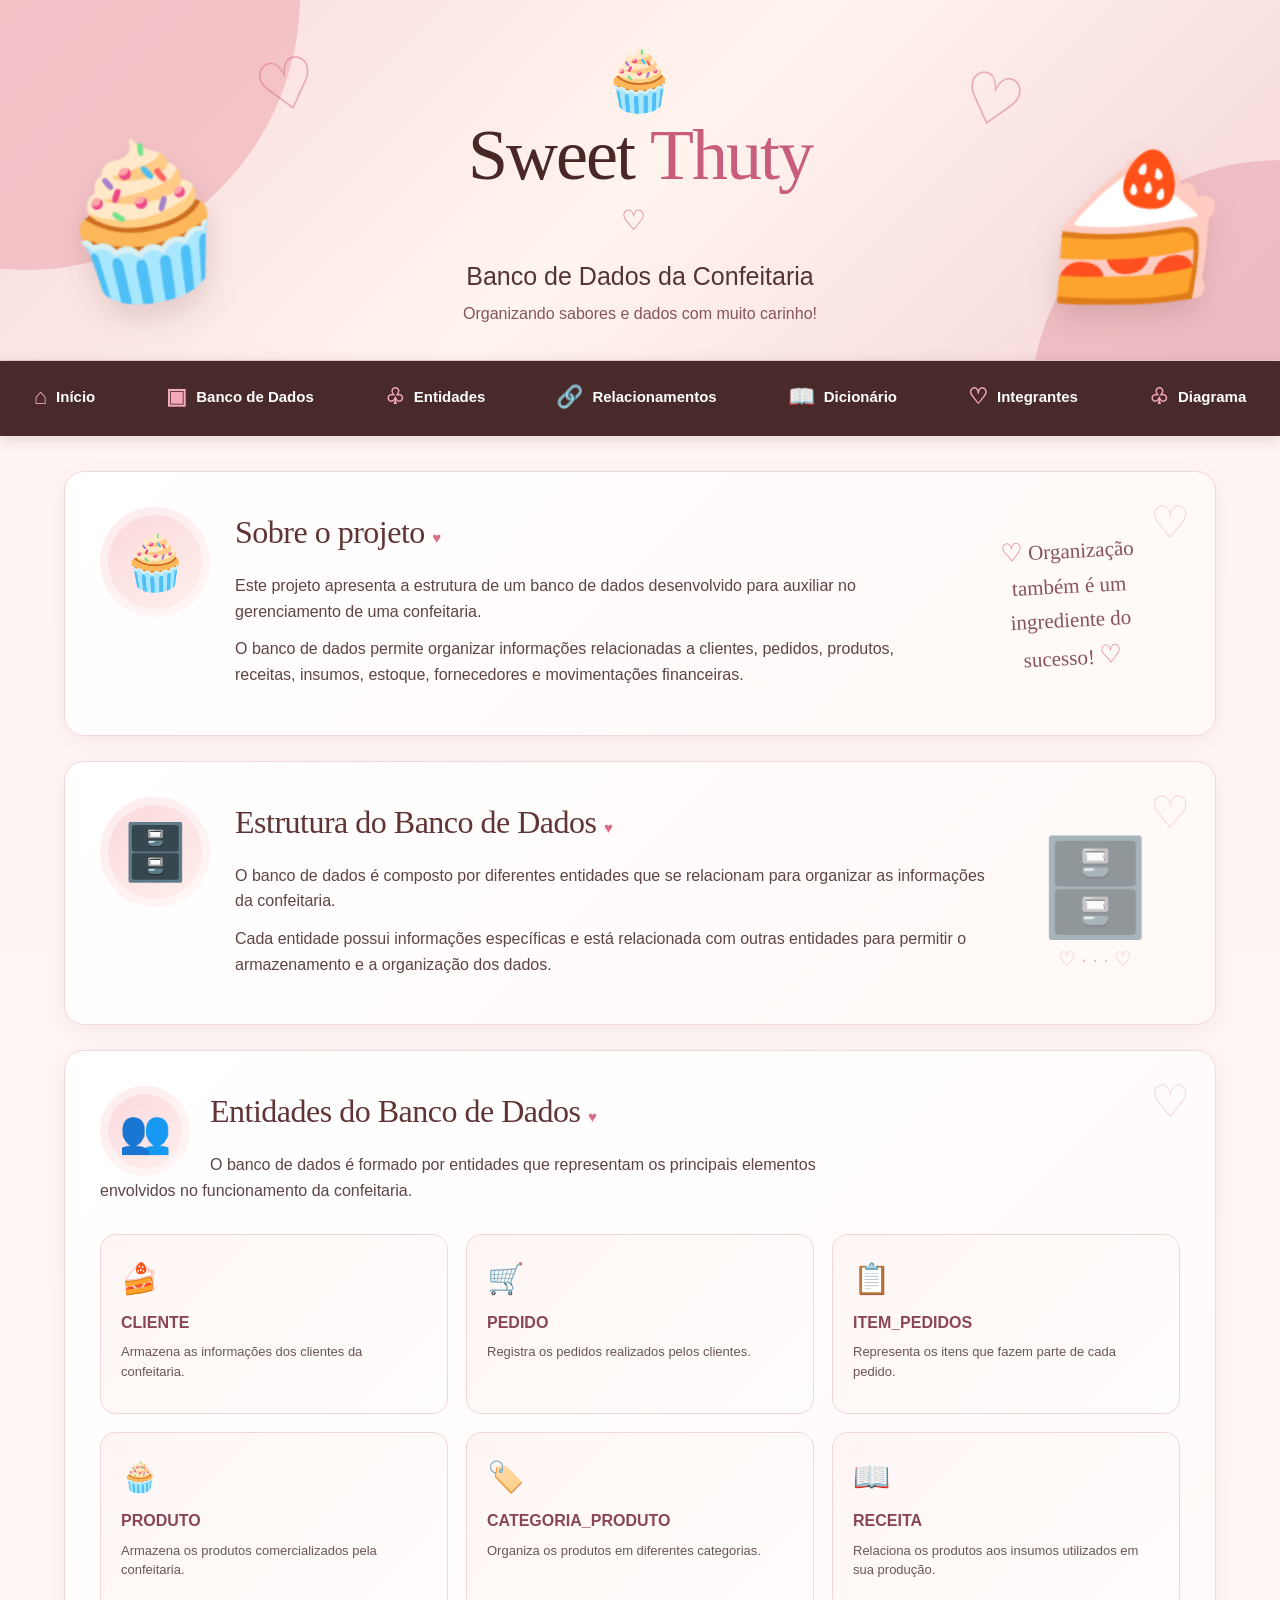
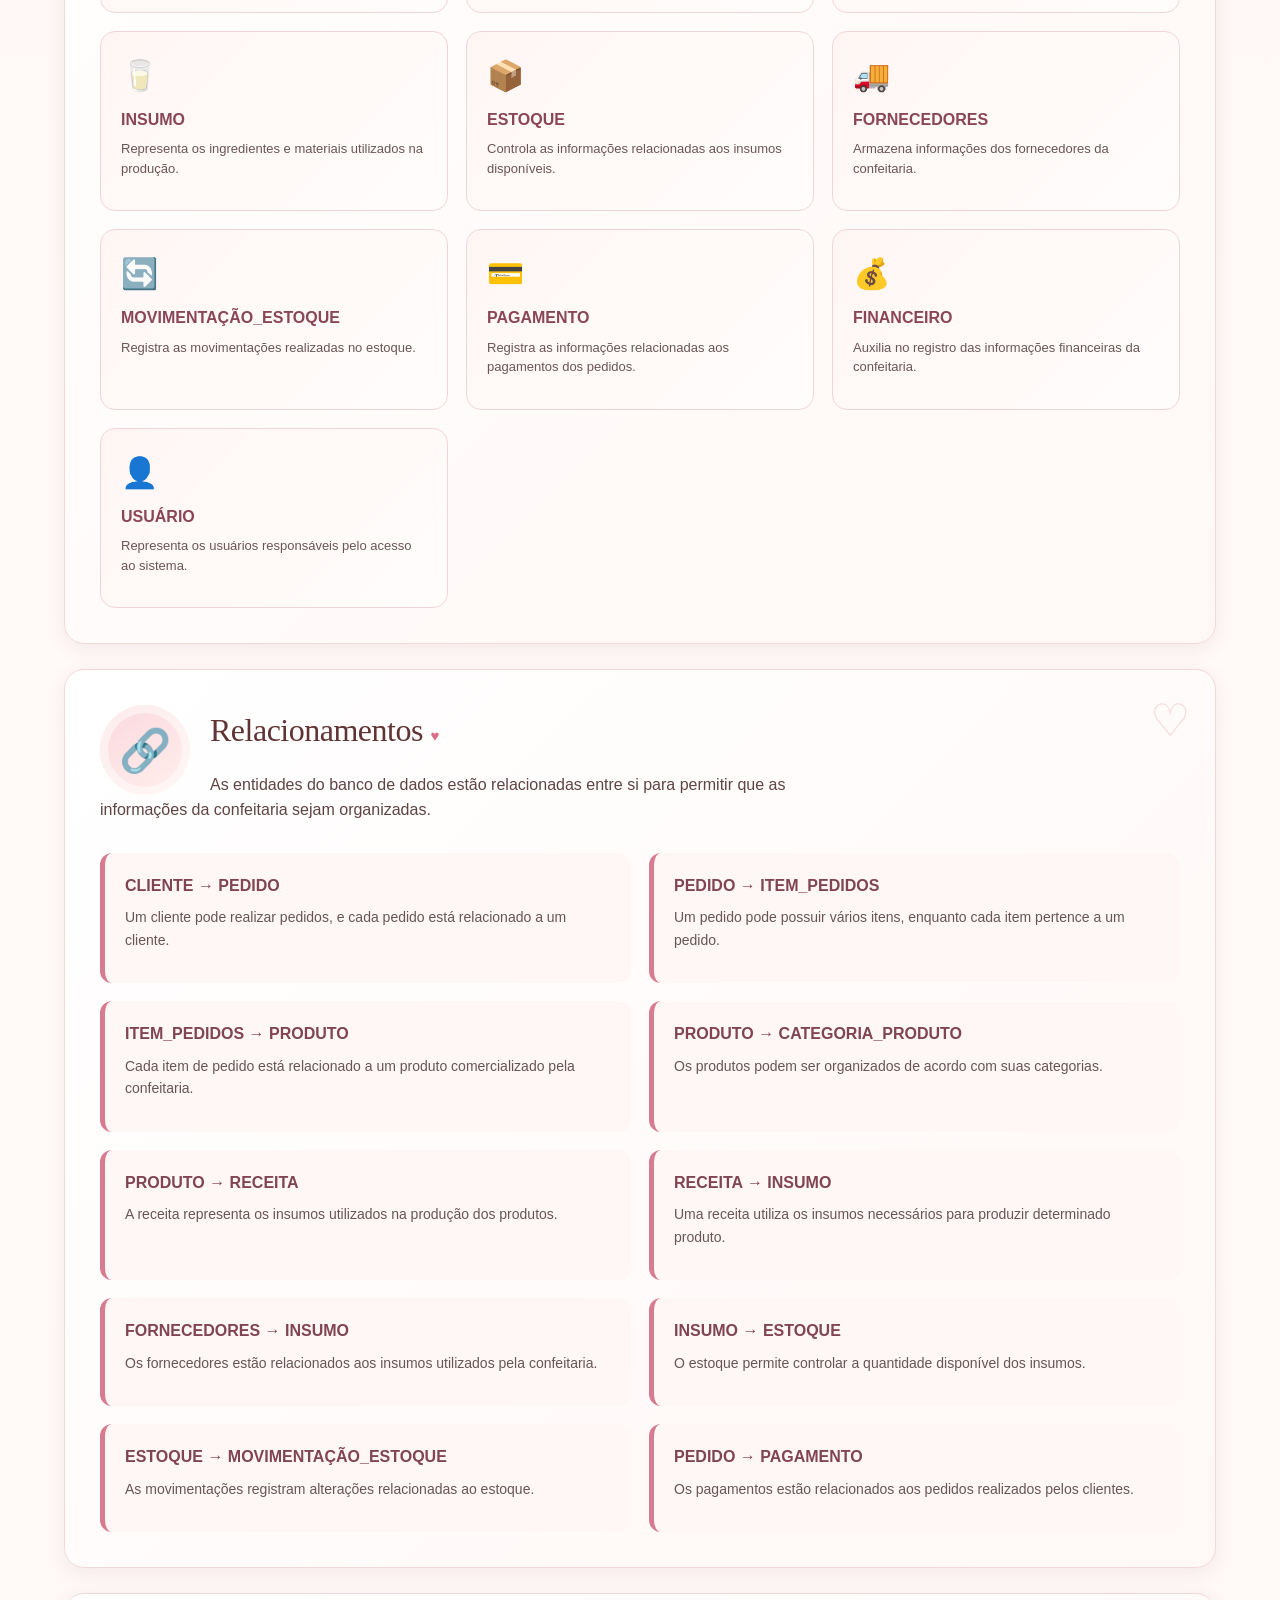
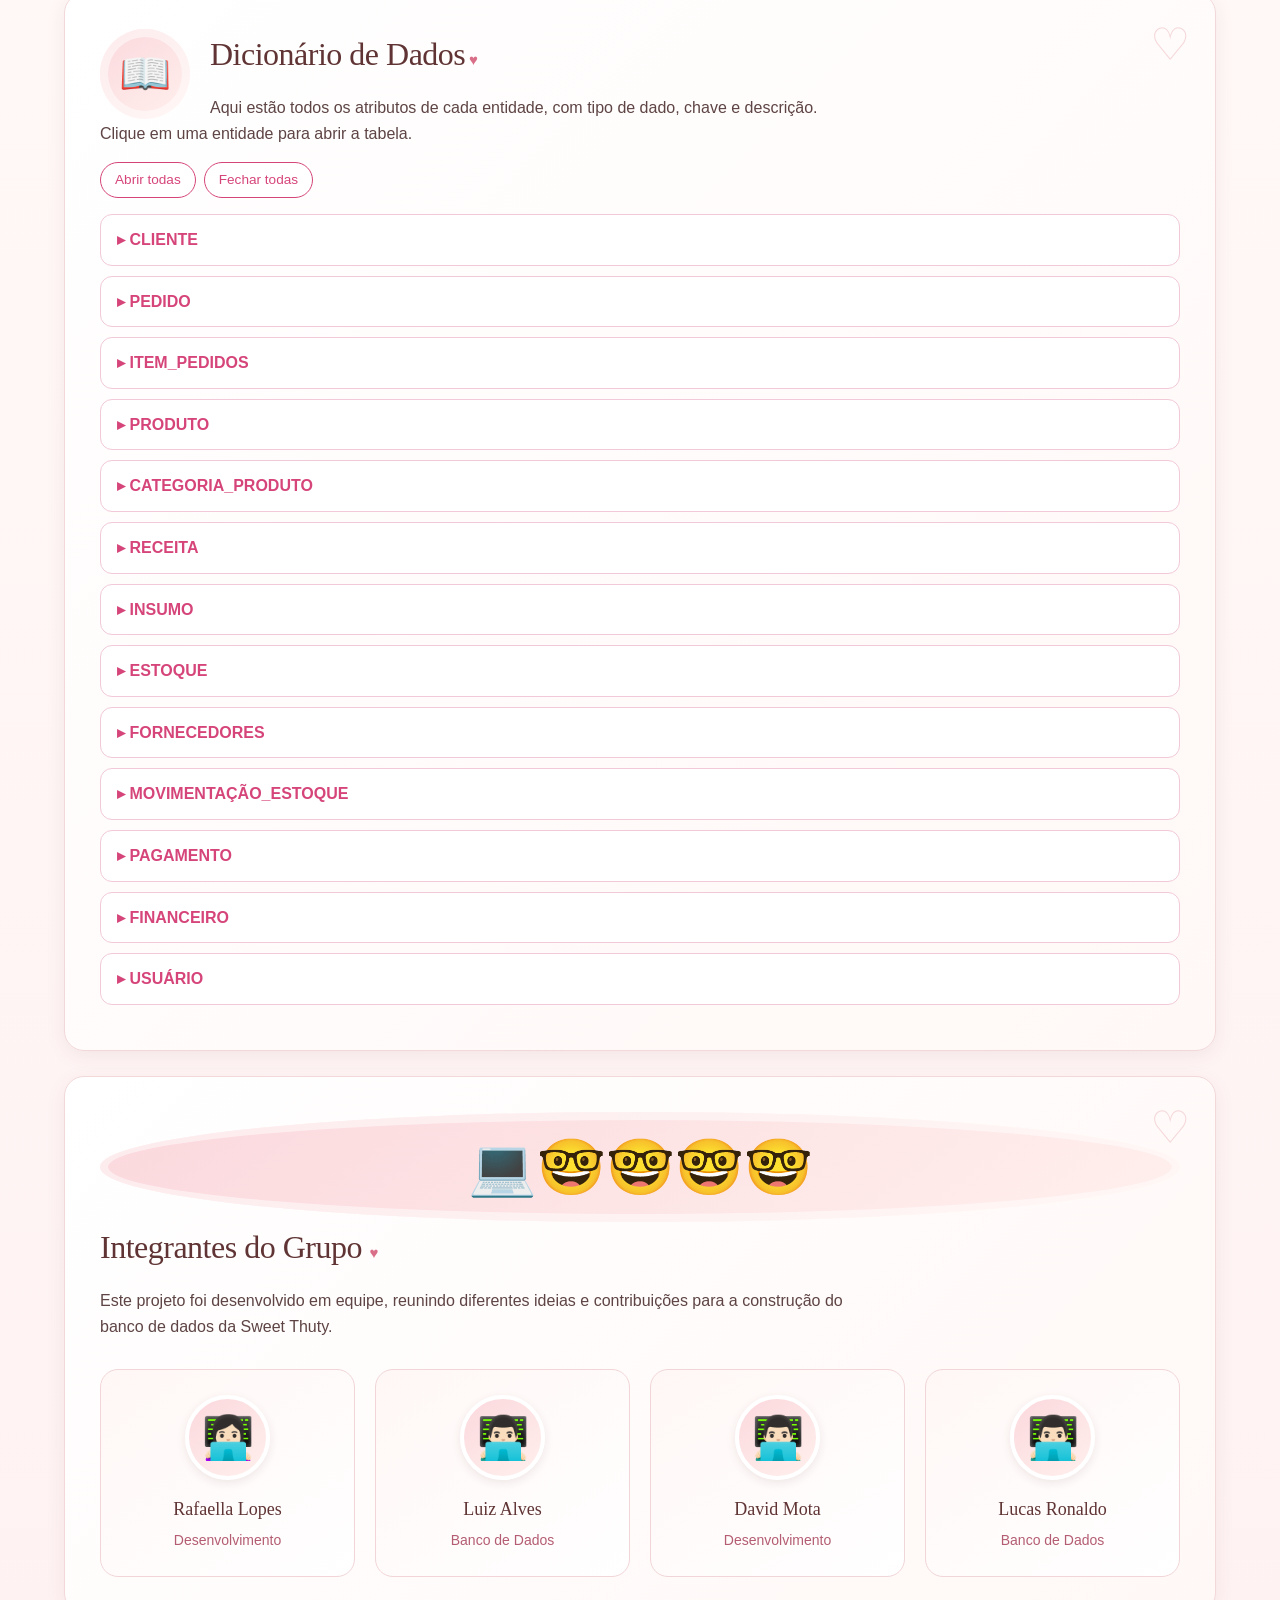
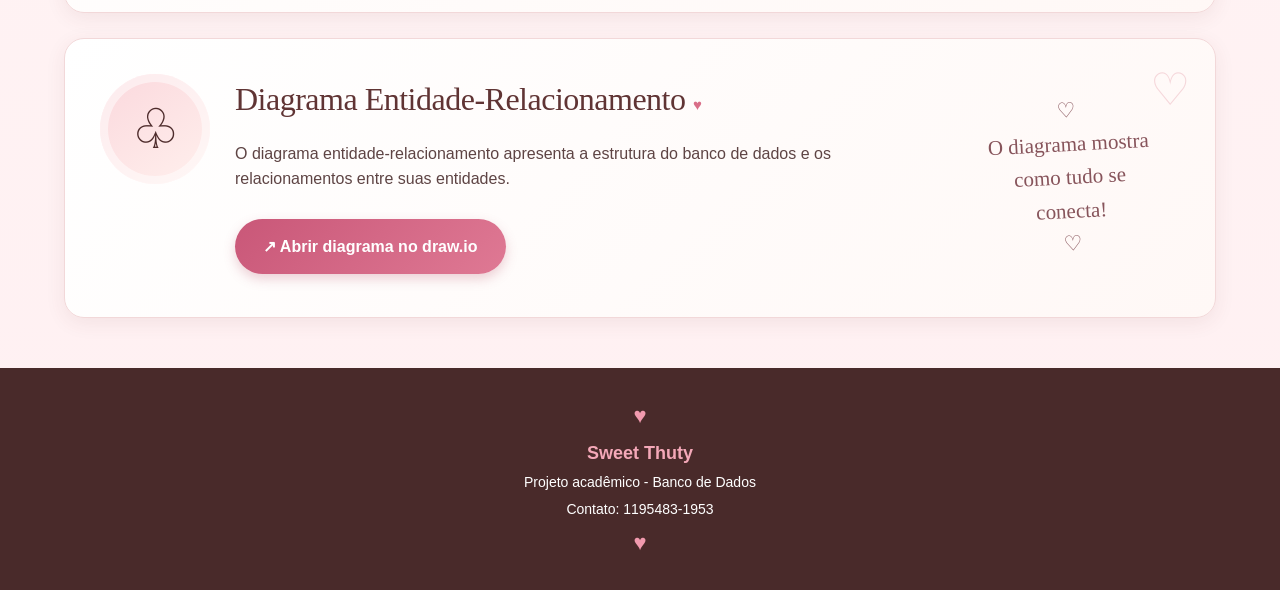
<file: banco/index.html>
<!DOCTYPE html>
<html lang="pt-BR">

<head>

    <meta charset="UTF-8">

    <meta name="viewport" content="width=device-width, initial-scale=1.0">

    <title>Sweet Thuty | Banco de Dados</title>

    <link rel="stylesheet" href="confeitaria.css">

</head>


<body>



    <header id="inicio">

        <div class="decoracao decoracao-esquerda">
            ♡
        </div>

        <div class="decoracao decoracao-direita">
            ♡
        </div>


        <div class="capa">


            <div class="doce doce-esquerda">
                🧁
            </div>


            <div class="conteudo-capa">

                <div class="logo-doce">
                    🧁
                </div>

                <h1>
                    <span>Sweet</span>
                    <strong>Thuty</strong>
                </h1>

                <div class="linha-logo">
                    ♡
                </div>

                <h2>
                    Banco de Dados da Confeitaria
                </h2>

                <p>
                    Organizando sabores e dados com muito carinho!
                </p>

            </div>


            <div class="doce doce-direita">
                🍰
            </div>


        </div>

    </header>




    <nav>

        <ul>

            <li>
                <a href="#inicio">
                    <span>⌂</span>
                    Início
                </a>
            </li>

            <li>
                <a href="#banco">
                    <span>▣</span>
                    Banco de Dados
                </a>
            </li>

            <li>
                <a href="#entidades">
                    <span>♧</span>
                    Entidades
                </a>
            </li>

           

            <li>
                <a href="#relacionamentos">
                    <span>🔗</span>
                    Relacionamentos
                </a>
            </li>

            <li>
                <a href="#dicionario">
                    <span>📖</span>
                    Dicionário
                </a>
            </li>

            <li>
                <a href="#integrantes">
                    <span>♡</span>
                     Integrantes
                </a>
            </li>

            <li>
                <a href="#diagrama">
                    <span>♧</span>
                    Diagrama
                </a>
            </li>

        </ul>

    </nav>




    <main>


        

        <section class="secao destaque" id="sobre">

            <div class="icone-secao">
                🧁
            </div>


            <div class="conteudo-secao">

                <h2>
                    Sobre o projeto
                </h2>

                <p>
                    Este projeto apresenta a estrutura de um banco de dados
                    desenvolvido para auxiliar no gerenciamento de uma
                    confeitaria.
                </p>

                <p>
                    O banco de dados permite organizar informações
                    relacionadas a clientes, pedidos, produtos, receitas,
                    insumos, estoque, fornecedores e movimentações
                    financeiras.
                </p>

            </div>


            <div class="frase-decorativa">

                <span>♡</span>

                Organização também é
                um ingrediente do sucesso!

                <span>♡</span>

            </div>

        </section>



        <section class="secao" id="banco">

            <div class="icone-secao">
                🗄️
            </div>


            <div class="conteudo-secao">

                <h2>
                    Estrutura do Banco de Dados
                </h2>

                <p>
                    O banco de dados é composto por diferentes entidades
                    que se relacionam para organizar as informações
                    da confeitaria.
                </p>

                <p>
                    Cada entidade possui informações específicas e está
                    relacionada com outras entidades para permitir o
                    armazenamento e a organização dos dados.
                </p>

            </div>


            <div class="ilustracao">

                🗄️

                <div class="pontilhado">
                    ♡ · · · ♡
                </div>

            </div>

        </section>




        <section class="secao secao-grande" id="entidades">

            <div class="icone-secao">
                👥
            </div>


            <div class="conteudo-secao">

                <h2>
                    Entidades do Banco de Dados
                </h2>

                <p>
                    O banco de dados é formado por entidades que representam
                    os principais elementos envolvidos no funcionamento
                    da confeitaria.
                </p>


                <div class="entidades">


                    <div class="entidade">
                        <span>🍰</span>
                        <h3>CLIENTE</h3>
                        <p>
                            Armazena as informações dos clientes
                            da confeitaria.
                        </p>
                    </div>


                    <div class="entidade">
                        <span>🛒</span>
                        <h3>PEDIDO</h3>
                        <p>
                            Registra os pedidos realizados
                            pelos clientes.
                        </p>
                    </div>


                    <div class="entidade">
                        <span>📋</span>
                        <h3>ITEM_PEDIDOS</h3>
                        <p>
                            Representa os itens que fazem parte
                            de cada pedido.
                        </p>
                    </div>


                    <div class="entidade">
                        <span>🧁</span>
                        <h3>PRODUTO</h3>
                        <p>
                            Armazena os produtos comercializados
                            pela confeitaria.
                        </p>
                    </div>


                    <div class="entidade">
                        <span>🏷️</span>
                        <h3>CATEGORIA_PRODUTO</h3>
                        <p>
                            Organiza os produtos em diferentes
                            categorias.
                        </p>
                    </div>


                    <div class="entidade">
                        <span>📖</span>
                        <h3>RECEITA</h3>
                        <p>
                            Relaciona os produtos aos insumos
                            utilizados em sua produção.
                        </p>
                    </div>


                    <div class="entidade">
                        <span>🥛</span>
                        <h3>INSUMO</h3>
                        <p>
                            Representa os ingredientes e materiais
                            utilizados na produção.
                        </p>
                    </div>


                    <div class="entidade">
                        <span>📦</span>
                        <h3>ESTOQUE</h3>
                        <p>
                            Controla as informações relacionadas
                            aos insumos disponíveis.
                        </p>
                    </div>


                    <div class="entidade">
                        <span>🚚</span>
                        <h3>FORNECEDORES</h3>
                        <p>
                            Armazena informações dos fornecedores
                            da confeitaria.
                        </p>
                    </div>


                    <div class="entidade">
                        <span>🔄</span>
                        <h3>MOVIMENTAÇÃO_ESTOQUE</h3>
                        <p>
                            Registra as movimentações realizadas
                            no estoque.
                        </p>
                    </div>


                    <div class="entidade">
                        <span>💳</span>
                        <h3>PAGAMENTO</h3>
                        <p>
                            Registra as informações relacionadas
                            aos pagamentos dos pedidos.
                        </p>
                    </div>


                    <div class="entidade">
                        <span>💰</span>
                        <h3>FINANCEIRO</h3>
                        <p>
                            Auxilia no registro das informações
                            financeiras da confeitaria.
                        </p>
                    </div>


                    <div class="entidade">
                        <span>👤</span>
                        <h3>USUÁRIO</h3>
                        <p>
                            Representa os usuários responsáveis
                            pelo acesso ao sistema.
                        </p>
                    </div>


                </div>

            </div>

        </section>




        <section class="secao secao-grande" id="relacionamentos">

            <div class="icone-secao">
                🔗
            </div>


            <div class="conteudo-secao">

                <h2>
                    Relacionamentos
                </h2>

                <p>
                    As entidades do banco de dados estão relacionadas
                    entre si para permitir que as informações da
                    confeitaria sejam organizadas.
                </p>


                <div class="relacionamentos">


                    <div class="relacionamento">

                        <h3>
                            CLIENTE → PEDIDO
                        </h3>

                        <p>
                            Um cliente pode realizar pedidos, e cada pedido
                            está relacionado a um cliente.
                        </p>

                    </div>


                    <div class="relacionamento">

                        <h3>
                            PEDIDO → ITEM_PEDIDOS
                        </h3>

                        <p>
                            Um pedido pode possuir vários itens,
                            enquanto cada item pertence a um pedido.
                        </p>

                    </div>


                    <div class="relacionamento">

                        <h3>
                            ITEM_PEDIDOS → PRODUTO
                        </h3>

                        <p>
                            Cada item de pedido está relacionado
                            a um produto comercializado pela confeitaria.
                        </p>

                    </div>


                    <div class="relacionamento">

                        <h3>
                            PRODUTO → CATEGORIA_PRODUTO
                        </h3>

                        <p>
                            Os produtos podem ser organizados
                            de acordo com suas categorias.
                        </p>

                    </div>


                    <div class="relacionamento">

                        <h3>
                            PRODUTO → RECEITA
                        </h3>

                        <p>
                            A receita representa os insumos utilizados
                            na produção dos produtos.
                        </p>

                    </div>


                    <div class="relacionamento">

                        <h3>
                            RECEITA → INSUMO
                        </h3>

                        <p>
                            Uma receita utiliza os insumos necessários
                            para produzir determinado produto.
                        </p>

                    </div>


                    <div class="relacionamento">

                        <h3>
                            FORNECEDORES → INSUMO
                        </h3>

                        <p>
                            Os fornecedores estão relacionados aos insumos
                            utilizados pela confeitaria.
                        </p>

                    </div>


                    <div class="relacionamento">

                        <h3>
                            INSUMO → ESTOQUE
                        </h3>

                        <p>
                            O estoque permite controlar a quantidade
                            disponível dos insumos.
                        </p>

                    </div>


                    <div class="relacionamento">

                        <h3>
                            ESTOQUE → MOVIMENTAÇÃO_ESTOQUE
                        </h3>

                        <p>
                            As movimentações registram alterações
                            relacionadas ao estoque.
                        </p>

                    </div>


                    <div class="relacionamento">

                        <h3>
                            PEDIDO → PAGAMENTO
                        </h3>

                        <p>
                            Os pagamentos estão relacionados aos pedidos
                            realizados pelos clientes.
                        </p>

                    </div>


                </div>

            </div>

        </section>



        <section class="secao secao-grande" id="dicionario">

            <div class="icone-secao">
                📖
            </div>
        
            <div class="conteudo-secao">
        
                <h2>Dicionário de Dados</h2>
        
                <p>
                    Aqui estão todos os atributos de cada entidade, com tipo de dado,
                    chave e descrição. Clique em uma entidade para abrir a tabela.
                </p>
        
                <div class="dic-acoes">
                    <button type="button" id="dic-abrir">Abrir todas</button>
                    <button type="button" id="dic-fechar">Fechar todas</button>
                </div>
        
                <div id="dic-lista"></div>
        
               
                    
        
            </div>
        
        </section>


<section class="secao secao-integrantes" id="integrantes">

    <div class="icone-secao">
        💻🤓🤓🤓🤓
        
    </div>


    <div class="conteudo-secao">

        <h2>
            Integrantes do Grupo
        </h2>

        <p>
            Este projeto foi desenvolvido em equipe,
            reunindo diferentes ideias e contribuições
            para a construção do banco de dados da Sweet Thuty.
        </p>


        <div class="integrantes">


            <div class="integrante">

                <div class="foto-integrante">
                    👩🏻‍💻
                </div>

                <h3>
                    Rafaella Lopes
                </h3>

                <p>
                    Desenvolvimento
                </p>

            </div>


            <div class="integrante">

                <div class="foto-integrante">
                    👨🏻‍💻
                </div>

                <h3>
                    Luiz Alves
                </h3>

                <p>
                    Banco de Dados
                </p>

            </div>


            <div class="integrante">

                <div class="foto-integrante">
                    👨🏻‍💻
                </div>

                <h3>
                    David Mota 
                </h3>

                <p>
                    Desenvolvimento
                </p>

            </div>


            <div class="integrante">

                <div class="foto-integrante">
                    👨🏻‍💻
                </div>

                <h3>
                    Lucas Ronaldo
                </h3>

                <p>
                    Banco de Dados
                </p>

            </div>


        </div>

    </div>

</section>



        <section class="secao" id="diagrama">

            <div class="icone-secao">
                ♧
            </div>


            <div class="conteudo-secao">

                <h2>
                    Diagrama Entidade-Relacionamento
                </h2>

                <p>
                    O diagrama entidade-relacionamento apresenta a
                    estrutura do banco de dados e os relacionamentos
                    entre suas entidades.
                </p>


                <a
                    href="https://app.diagrams.net/#G1Rrv44Xpm81jthJMvqEto2Nqig6xrX7OA#%7B%22pageId%22%3A%22HDCcQtZZ3W24mumQj28f%22%7D"
                    target="_blank"
                    class="botao-diagrama"
                >
                    ↗ Abrir diagrama no draw.io
                </a>

            </div>


            <div class="frase-decorativa">

                ♡

                <br>

                O diagrama mostra
                como tudo se conecta!

                <br>

                ♡

            </div>

        </section>


    </main>



    <!-- RODAPÉ -->
   

    <footer>

        <div class="coracao">
            ♥
        </div>

        <p>
            <strong>Sweet Thuty</strong>
        </p>

        <p>
            Projeto acadêmico - Banco de Dados
        </p>

        <p>
            Contato: 1195483-1953
        </p>

        <div class="coracao">
            ♥
        </div>

    </footer>

    <script>
        /* Atributo: [nome, tipo, chave, obrigatório, descrição] */
        const DICIONARIO = [
            ["CLIENTE", [
                ["id_cliente", "INT (auto)", "PK", "Sim", "Identificador do cliente"],
                ["nome", "VARCHAR(100)", "", "Sim", "Nome do cliente"],
                ["telefone", "VARCHAR(20)", "", "Sim", "Telefone/WhatsApp"],
                ["endereço", "VARCHAR(200)", "", "Não", "Endereço de contato/entrega"]
            ]],
            ["PEDIDO", [
                ["id_pedidos", "INT (auto)", "PK", "Sim", "Identificador do pedido"],
                ["id_clientes", "INT", "FK → CLIENTE", "Sim", "Cliente do pedido"],
                ["data_pedidos", "DATE", "", "Sim", "Data do pedido"],
                ["data_entrega", "DATE", "", "Sim", "Data prevista de entrega"],
                ["hora_entrega", "TIME", "", "Não", "Horário previsto de entrega"],
                ["status", "VARCHAR(20)", "", "Sim", "Pendente, em produção, entregue, cancelado"],
                ["valor_total", "DECIMAL(10,2)", "", "Sim", "Valor total"],
                ["observações", "TEXT", "", "Não", "Detalhes e personalizações"],
                ["foto_referências", "VARCHAR(255)", "", "Não", "Caminho/URL da foto de referência"]
            ]],
            ["ITEM_PEDIDOS", [
                ["id_pedidos", "INT", "PK", "Sim", "Conforme o diagrama"],
                ["id_clientes", "INT", "FK", "Sim", "Conforme o diagrama"],
                ["data_pedidos", "DATE", "", "Sim", "Conforme o diagrama"],
                ["data_entrega", "DATE", "", "Sim", "Conforme o diagrama"],
                ["hora_entrega", "TIME", "", "Não", "Conforme o diagrama"]
            ]],
            ["PRODUTO", [
                ["id_produto", "INT (auto)", "PK", "Sim", "Identificador do produto"],
                ["nome", "VARCHAR(100)", "", "Sim", "Nome do produto"],
                ["descrição", "TEXT", "", "Não", "Descrição"],
                ["categoria", "INT", "FK → CATEGORIA_PRODUTO", "Sim", "Categoria do produto"],
                ["tamanho", "VARCHAR(30)", "", "Não", "P, M, G, 20 cm…"],
                ["quantidade_pessoas", "INT", "", "Não", "Quantas pessoas serve"],
                ["preço_base", "DECIMAL(10,2)", "", "Sim", "Preço base de venda"],
                ["ativo", "BOOLEAN", "", "Sim", "Produto disponível ou não"]
            ]],
            ["CATEGORIA_PRODUTO", [
                ["id_categoria", "INT (auto)", "PK", "Sim", "Identificador da categoria"],
                ["nome", "VARCHAR(80)", "", "Sim", "Bolos, doces, tortas…"],
                ["descrição", "VARCHAR(255)", "", "Não", "Descrição da categoria"],
                ["ativo", "BOOLEAN", "", "Sim", "Categoria ativa ou não"]
            ]],
            ["RECEITA", [
                ["id_receitas", "INT (auto)", "PK", "Sim", "Identificador da receita"],
                ["id_produtos", "INT", "FK → PRODUTO", "Sim", "Produto da receita"],
                ["nome", "VARCHAR(100)", "", "Sim", "Nome da receita"],
                ["descrições", "TEXT", "", "Não", "Modo de preparo e observações"]
            ]],
            ["INSUMO", [
                ["id_insumo", "INT (auto)", "PK", "Sim", "Identificador do insumo"],
                ["nome", "VARCHAR(100)", "", "Sim", "Farinha, chocolate…"],
                ["categoria", "VARCHAR(50)", "", "Não", "Categoria do insumo"],
                ["unidade_medida", "VARCHAR(10)", "", "Sim", "kg, g, L, un"],
                ["tipo", "VARCHAR(30)", "", "Não", "Ingrediente, embalagem…"],
                ["estoque_minimo", "DECIMAL(10,2)", "", "Não", "Quantidade mínima para alerta"],
                ["ativo", "BOOLEAN", "", "Sim", "Insumo ativo ou não"]
            ]],
            ["ESTOQUE", [
                ["id_cliente", "INT", "PK", "Sim", "Conforme o diagrama (ver revisão 2)"],
                ["nome", "VARCHAR(100)", "", "Sim", "Conforme o diagrama"],
                ["telefone", "VARCHAR(20)", "", "Não", "Conforme o diagrama"],
                ["endereço", "VARCHAR(200)", "", "Não", "Conforme o diagrama"]
            ]],
            ["FORNECEDORES", [
                ["(sem PK)", "", "", "", "Sem chave primária no diagrama (ver revisão 3)"],
                ["nomes", "VARCHAR(100)", "", "Sim", "Nome do fornecedor"],
                ["telefones", "VARCHAR(20)", "", "Não", "Telefone de contato"],
                ["endereços", "VARCHAR(200)", "", "Não", "Endereço do fornecedor"]
            ]],
            ["MOVIMENTAÇÃO_ESTOQUE", [
                ["id_movimentação", "INT (auto)", "PK", "Sim", "Identificador da movimentação"],
                ["id_insumos", "INT", "FK → INSUMO", "Sim", "Insumo movimentado"],
                ["tipo_movimentação", "VARCHAR(20)", "", "Sim", "Entrada ou saída"],
                ["quantidade", "DECIMAL(10,2)", "", "Sim", "Quantidade movimentada"],
                ["data_movimentação", "DATE", "", "Sim", "Data da movimentação"],
                ["motivos", "VARCHAR(255)", "", "Não", "Compra, uso em produção, perda"]
            ]],
            ["PAGAMENTO", [
                ["id_pagamento", "INT (auto)", "PK", "Sim", "Identificador do pagamento"],
                ["id_pedido", "INT", "FK → PEDIDO", "Sim", "Pedido pago"],
                ["valor", "DECIMAL(10,2)", "", "Sim", "Valor pago"],
                ["forma_pagamento", "VARCHAR(30)", "", "Sim", "Forma de pagamento"],
                ["data_pagamento", "DATE", "", "Sim", "Data do pagamento"]
            ]],
            ["FINANCEIRO", [
                ["id_financeiro", "INT (auto)", "PK", "Sim", "Identificador do lançamento"],
                ["id_pedido", "INT", "FK → PEDIDO", "Não", "Pedido relacionado"],
                ["tipo", "VARCHAR(20)", "", "Sim", "Entrada ou saída"],
                ["descrição", "VARCHAR(255)", "", "Não", "Descrição do lançamento"],
                ["valor", "DECIMAL(10,2)", "", "Sim", "Valor"],
                ["data_movimentação", "DATE", "", "Sim", "Data da movimentação"],
                ["forma_pagamento", "VARCHAR(30)", "", "Não", "Pix, dinheiro, cartão…"]
            ]],
            ["USUÁRIO", [
                ["id_usuario", "INT (auto)", "PK", "Sim", "Identificador do usuário"],
                ["nome", "VARCHAR(100)", "", "Sim", "Nome completo"],
                ["login", "VARCHAR(50)", "", "Sim (único)", "Nome de acesso"],
                ["senha", "VARCHAR(255)", "", "Sim", "Senha (guardar em hash)"],
                ["nivel_acesso", "VARCHAR(20)", "", "Sim", "Perfil de permissão (admin, atendente)"],
                ["ativo", "BOOLEAN", "", "Sim", "Usuário ativo ou não"]
            ]]
        ];
    
        const tagChave = k => k ? `<span class="${k[0] === "P" ? "dic-pk" : "dic-fk"}">${k}</span>` : "";
    
        document.getElementById("dic-lista").innerHTML = DICIONARIO.map(([nome, atributos]) => `
            <details>
                <summary>${nome}</summary>
                <div class="dic-tabela">
                    <table>
                        <tr><th>Atributo</th><th>Tipo</th><th>Chave</th><th>Obrig.</th><th>Descrição</th></tr>
                        ${atributos.map(a => `
                        <tr>
                            <td><code>${a[0]}</code></td>
                            <td>${a[1]}</td>
                            <td>${tagChave(a[2])}</td>
                            <td>${a[3]}</td>
                            <td>${a[4]}</td>
                        </tr>`).join("")}
                    </table>
                </div>
            </details>`).join("");
    
        const abrirTodas = estado =>
            document.querySelectorAll("#dic-lista details").forEach(d => d.open = estado);
    
        document.getElementById("dic-abrir").addEventListener("click", () => abrirTodas(true));
        document.getElementById("dic-fechar").addEventListener("click", () => abrirTodas(false));
    </script>


</body>



</html>
</file>
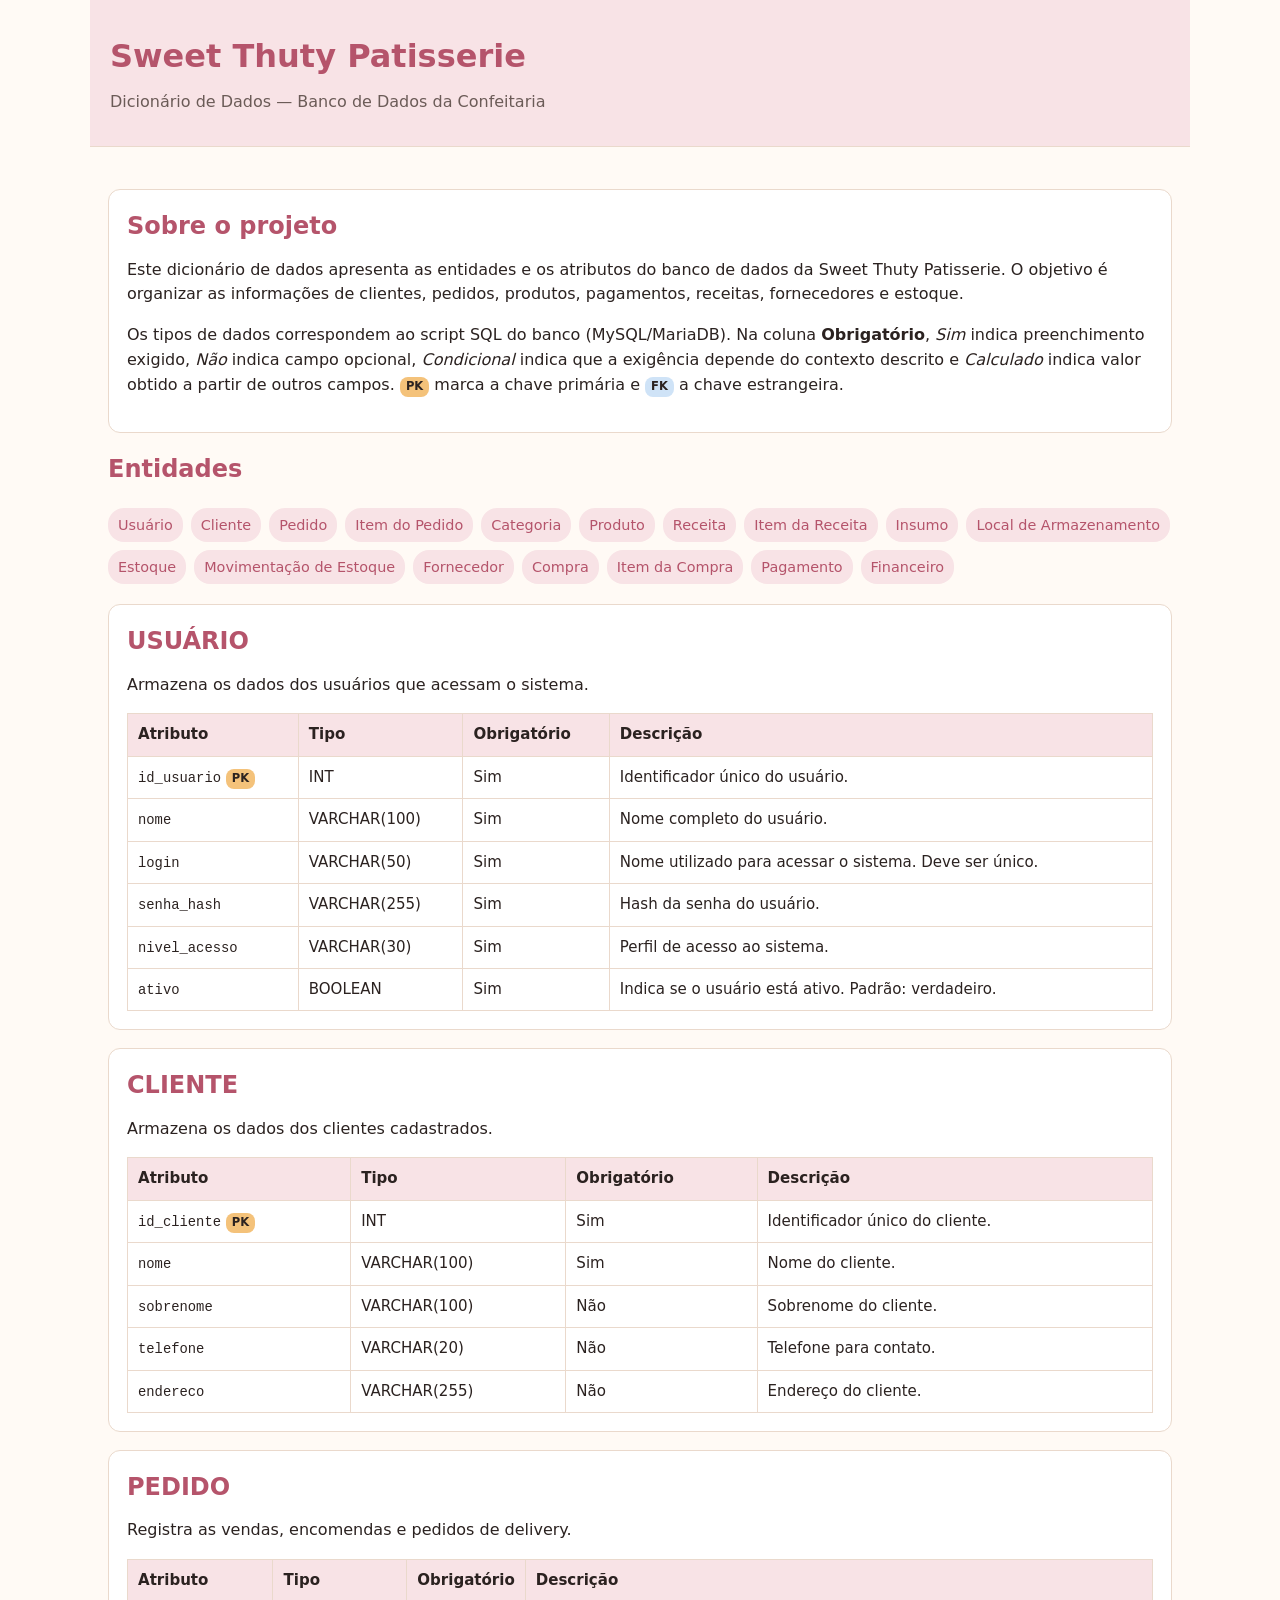
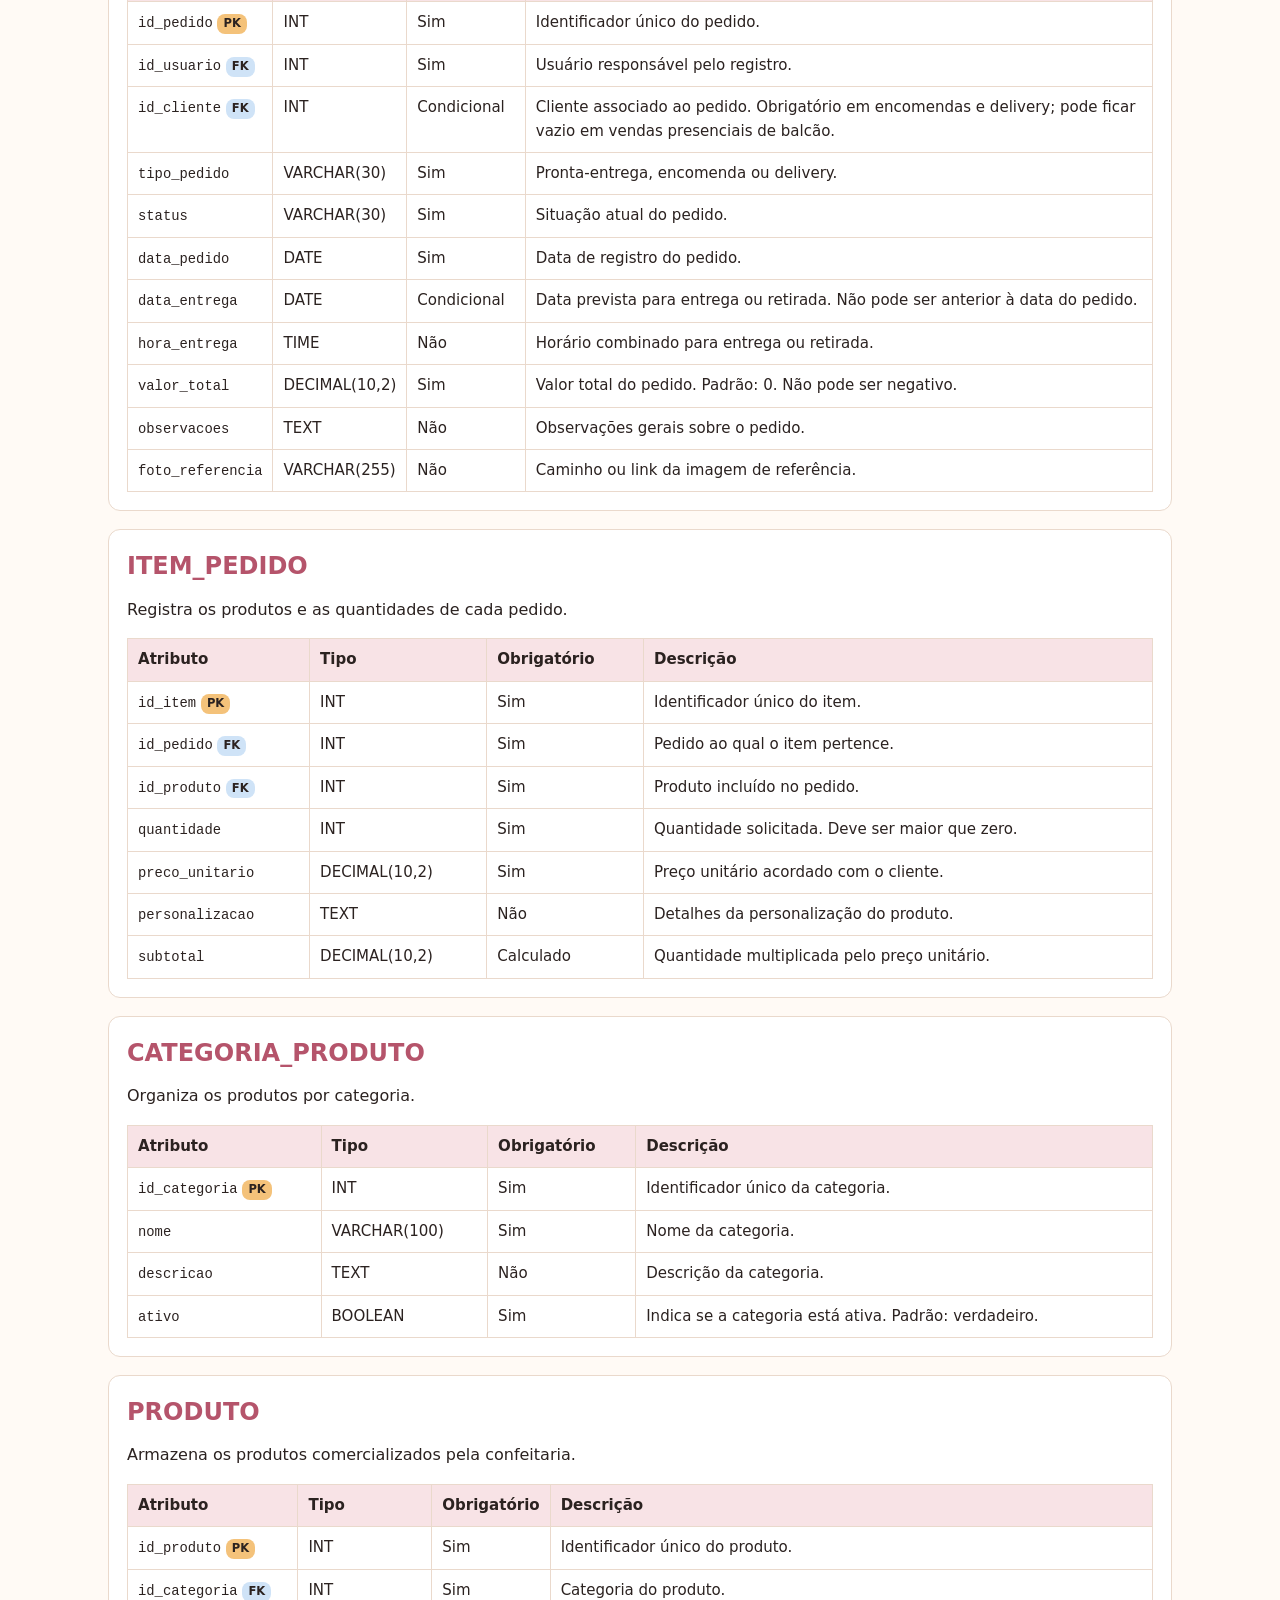
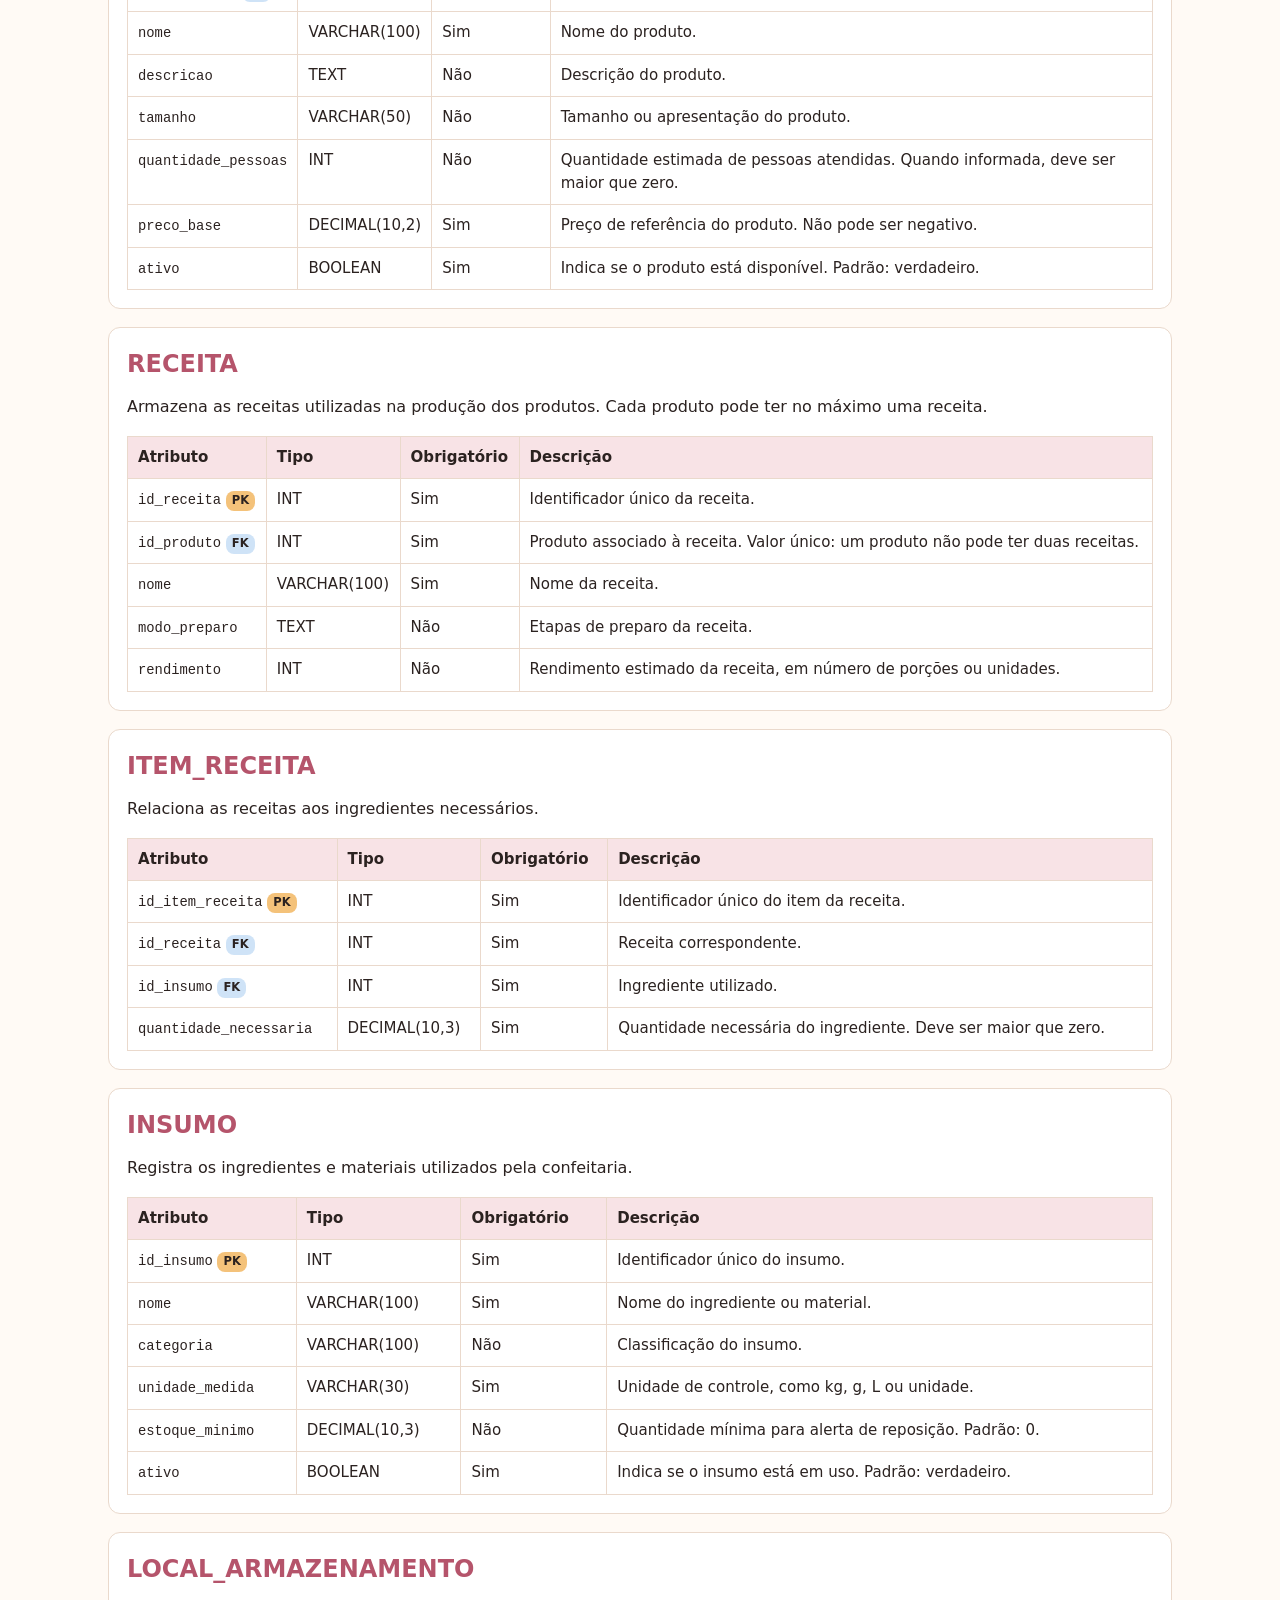
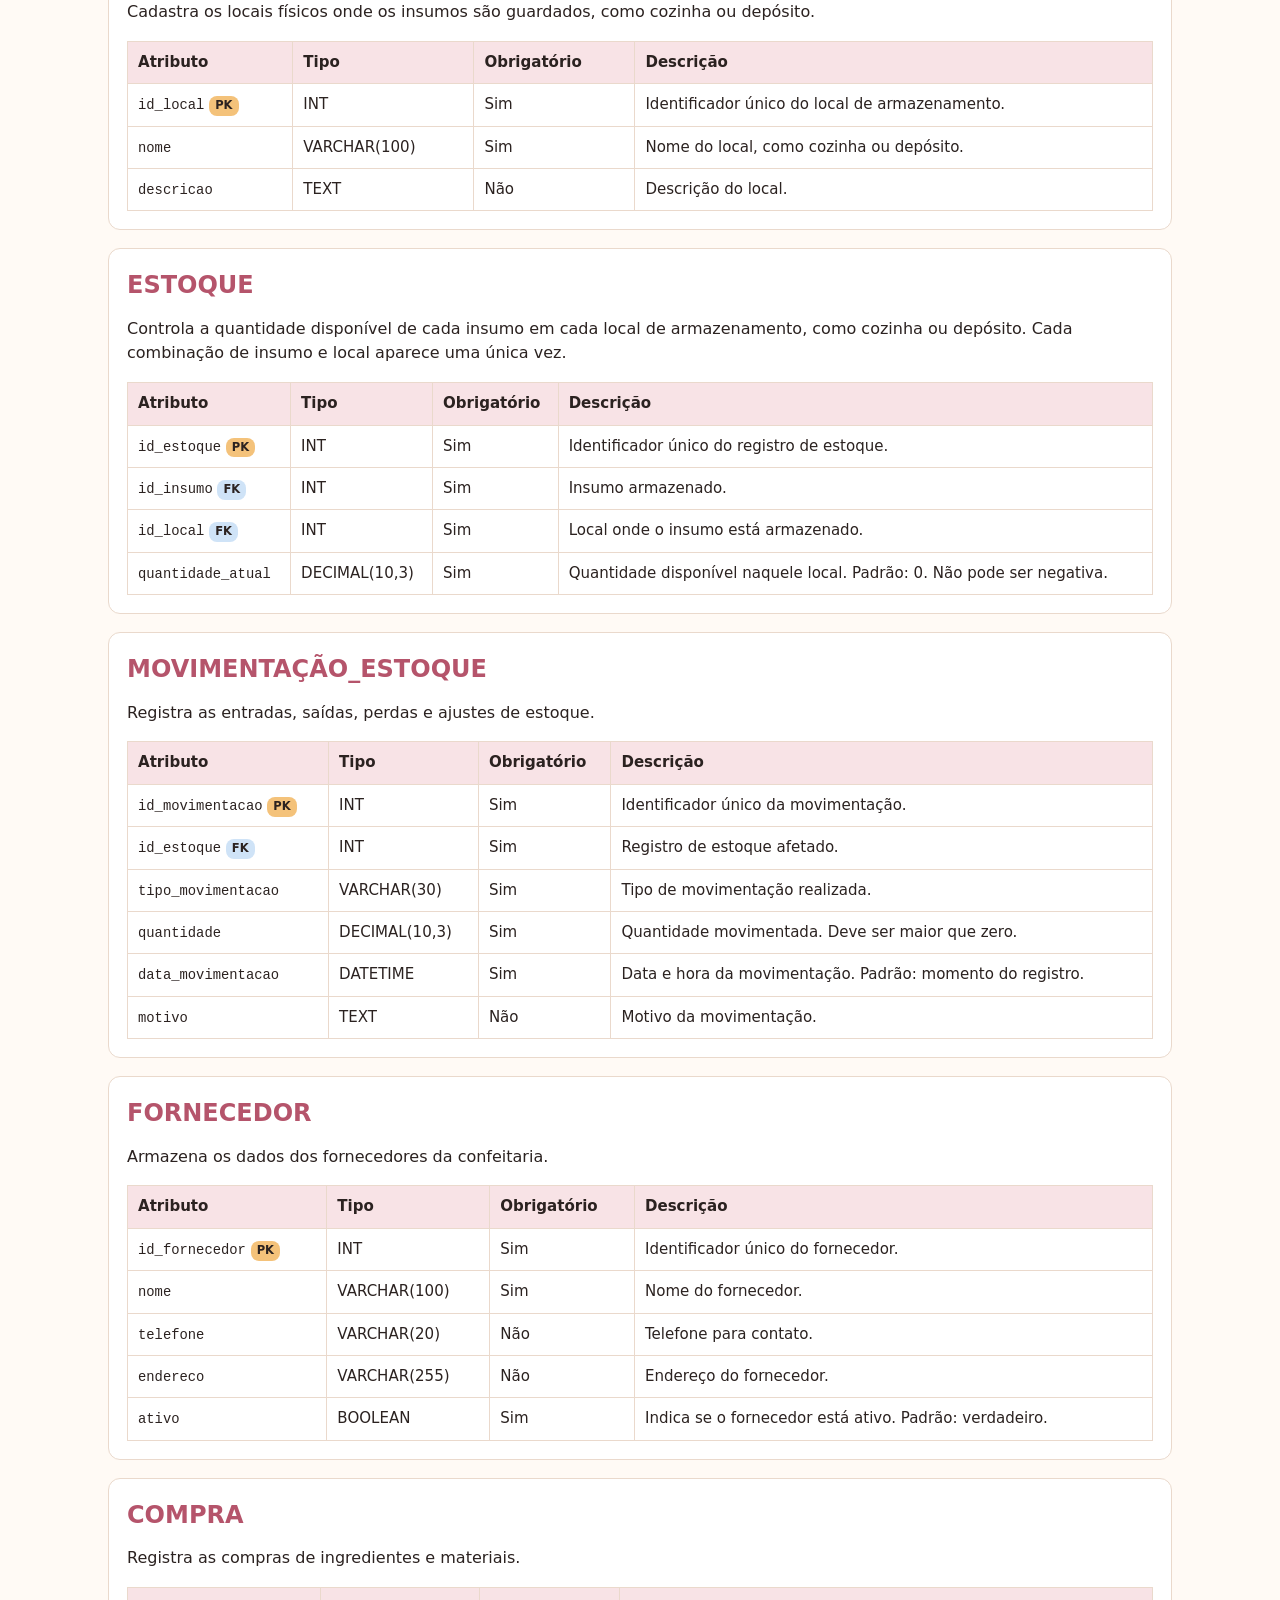
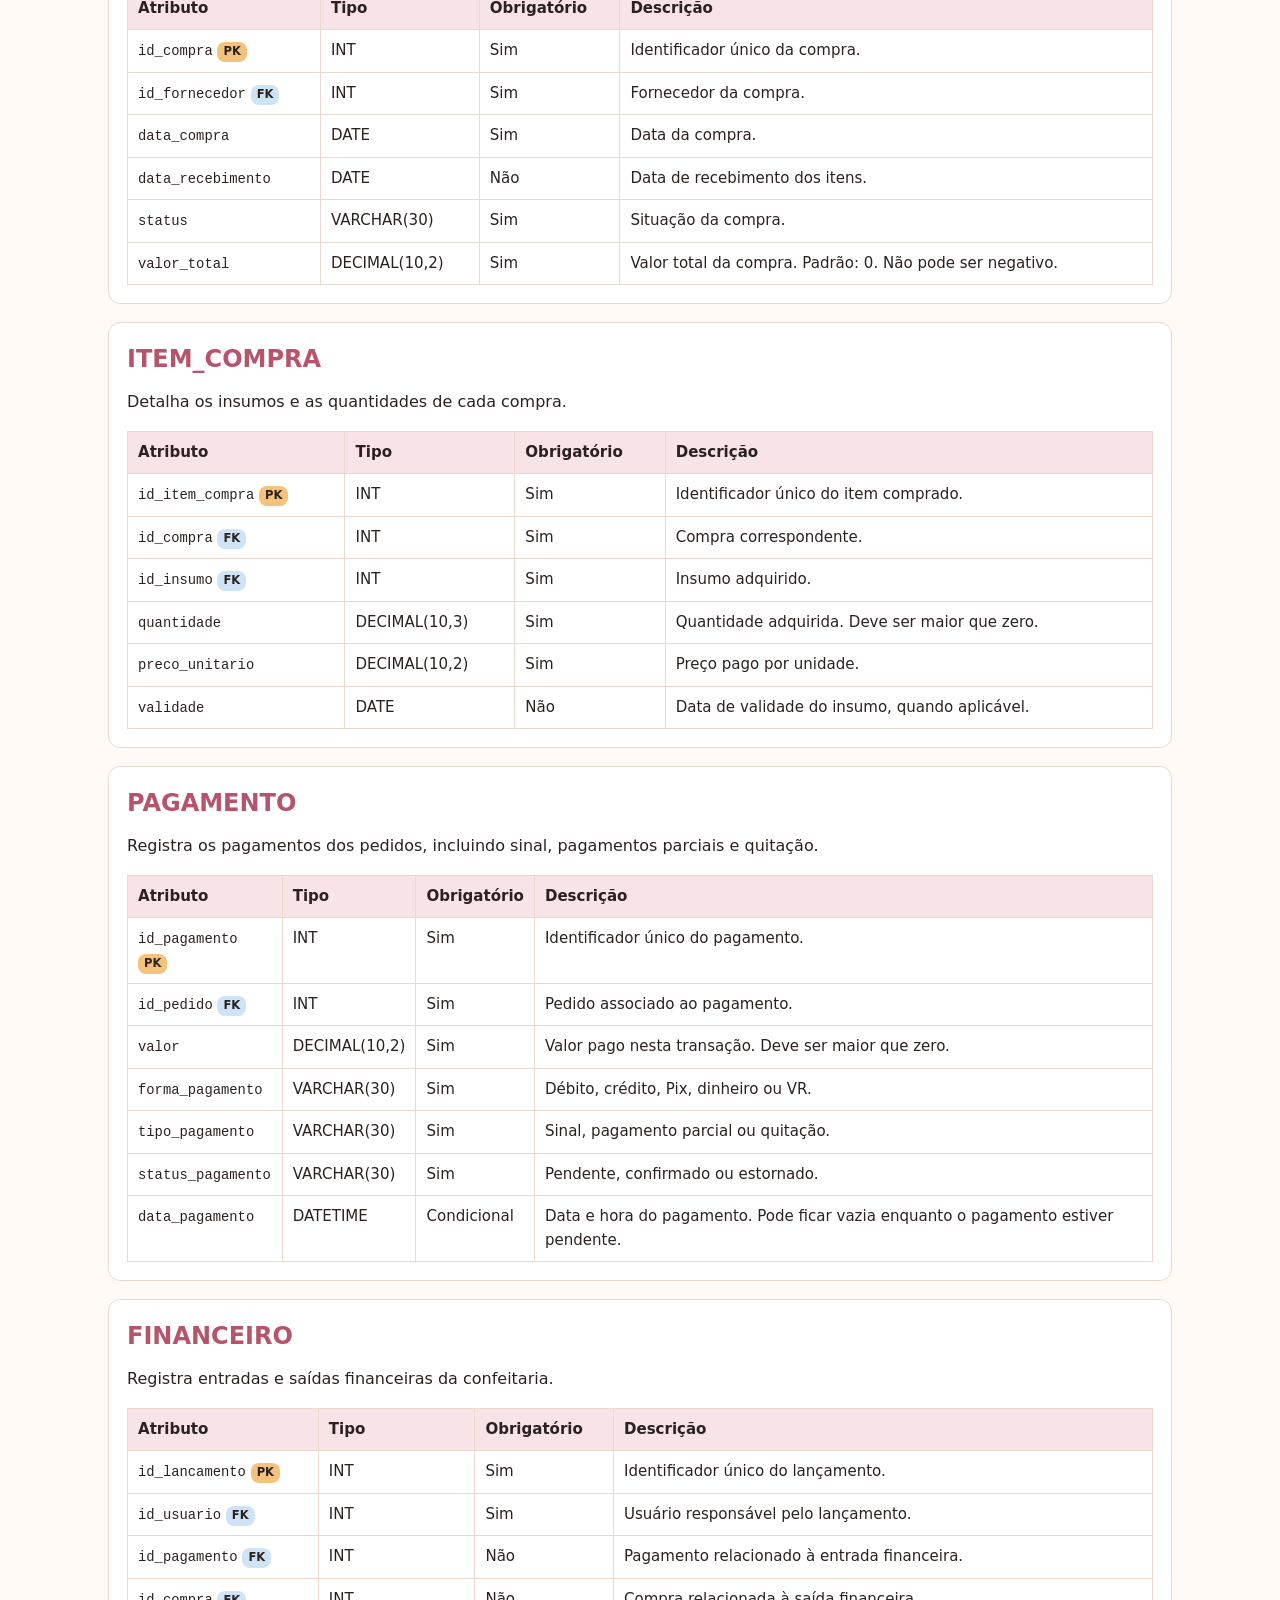
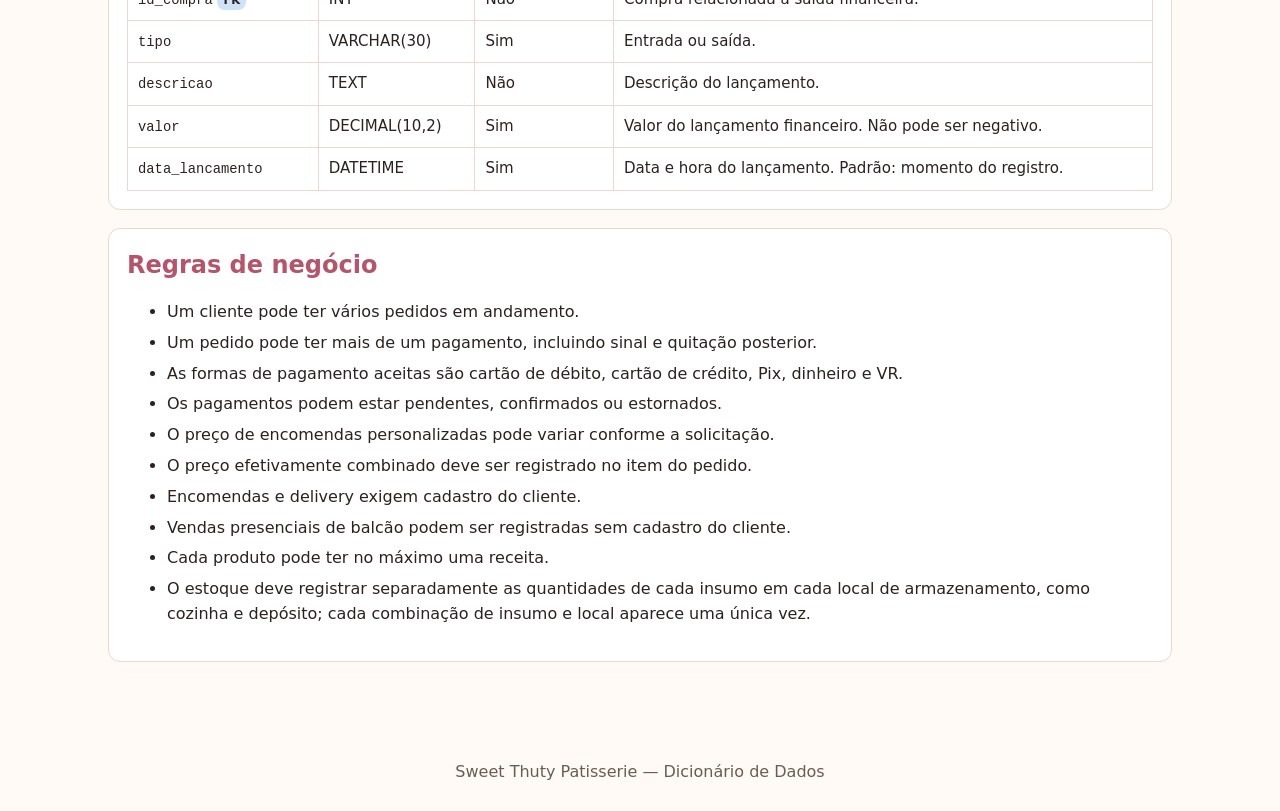
<file: dicionario.html>
<!DOCTYPE html>
<html lang="pt-BR">

<head>
    <meta charset="UTF-8">
    <meta name="viewport" content="width=device-width, initial-scale=1.0">

    <title>Sweet Thuty — Dicionário de Dados</title>

    <style>
        :root {
            --background: #fffaf5;
            --text: #2b2220;
            --muted: #6b5b57;
            --card: #ffffff;
            --border: #ead9cc;
            --accent: #b5546b;
            --header: #f8e3e6;
            --pk: #f4c27a;
            --fk: #cfe3f7;
        }

        * {
            box-sizing: border-box;
        }

        body {
            margin: 0;
            background: var(--background);
            color: var(--text);
            font: 16px/1.55 system-ui, "Segoe UI", Roboto, sans-serif;
        }

        header {
            padding: 32px 20px;
            background: var(--header);
            border-bottom: 1px solid var(--border);
        }

        header,
        main,
        footer {
            width: min(1100px, 100%);
            margin: 0 auto;
        }

        main {
            padding: 24px 18px 56px;
        }

        h1,
        h2 {
            color: var(--accent);
        }

        h1 {
            margin: 0 0 8px;
        }

        h2 {
            margin: 0 0 12px;
        }

        p {
            margin-top: 0;
        }

        .meta {
            margin: 0;
            color: var(--muted);
        }

        .intro,
        section {
            margin: 18px 0;
            padding: 18px;
            background: var(--card);
            border: 1px solid var(--border);
            border-radius: 12px;
        }

        nav {
            display: flex;
            flex-wrap: wrap;
            gap: 8px;
            margin: 20px 0;
        }

        nav a {
            padding: 6px 10px;
            color: var(--accent);
            background: var(--header);
            border-radius: 16px;
            text-decoration: none;
            font-size: 0.9rem;
        }

        nav a:hover {
            text-decoration: underline;
        }

        .table-wrap {
            overflow-x: auto;
        }

        table {
            width: 100%;
            border-collapse: collapse;
            background: var(--card);
            font-size: 0.94rem;
        }

        th,
        td {
            padding: 9px 10px;
            border: 1px solid var(--border);
            text-align: left;
            vertical-align: top;
        }

        th {
            background: var(--header);
        }

        code {
            font-family: Consolas, monospace;
            font-size: 0.92em;
        }

        .badge {
            display: inline-block;
            padding: 1px 6px;
            border-radius: 8px;
            font-size: 0.72rem;
            font-weight: bold;
            white-space: nowrap;
        }

        .pk {
            background: var(--pk);
        }

        .fk {
            background: var(--fk);
        }

        .rules li {
            margin: 6px 0;
        }

        footer {
            padding: 24px 18px;
            color: var(--muted);
            text-align: center;
        }

        @media (max-width: 650px) {
            .intro,
            section {
                padding: 14px;
            }

            table {
                min-width: 650px;
            }
        }
    </style>
</head>

<body>

    <header>
        <h1>Sweet Thuty Patisserie</h1>
        <p class="meta">Dicionário de Dados — Banco de Dados da Confeitaria</p>
    </header>

    <main>

        <div class="intro">
            <h2>Sobre o projeto</h2>

            <p>
                Este dicionário de dados apresenta as entidades e os atributos
                do banco de dados da Sweet Thuty Patisserie.
                O objetivo é organizar as informações de clientes, pedidos,
                produtos, pagamentos, receitas, fornecedores e estoque.
            </p>

            <p>
                Os tipos de dados correspondem ao script SQL do banco
                (MySQL/MariaDB). Na coluna <strong>Obrigatório</strong>,
                <em>Sim</em> indica preenchimento exigido, <em>Não</em> indica campo opcional,
                <em>Condicional</em> indica que a exigência depende do contexto descrito
                e <em>Calculado</em> indica valor obtido a partir de outros campos.
                <span class="badge pk">PK</span> marca a chave primária e
                <span class="badge fk">FK</span> a chave estrangeira.
            </p>
        </div>

        <h2>Entidades</h2>

        <nav aria-label="Navegação pelas entidades">
            <a href="#usuario">Usuário</a>
            <a href="#cliente">Cliente</a>
            <a href="#pedido">Pedido</a>
            <a href="#item-pedido">Item do Pedido</a>
            <a href="#categoria">Categoria</a>
            <a href="#produto">Produto</a>
            <a href="#receita">Receita</a>
            <a href="#item-receita">Item da Receita</a>
            <a href="#insumo">Insumo</a>
            <a href="#local-armazenamento">Local de Armazenamento</a>
            <a href="#estoque">Estoque</a>
            <a href="#movimentacao">Movimentação de Estoque</a>
            <a href="#fornecedor">Fornecedor</a>
            <a href="#compra">Compra</a>
            <a href="#item-compra">Item da Compra</a>
            <a href="#pagamento">Pagamento</a>
            <a href="#financeiro">Financeiro</a>
        </nav>

        <!-- USUÁRIO -->

        <section id="usuario">
            <h2>USUÁRIO</h2>

            <p>Armazena os dados dos usuários que acessam o sistema.</p>

            <div class="table-wrap">
                <table>
                    <thead>
                        <tr>
                            <th>Atributo</th>
                            <th>Tipo</th>
                            <th>Obrigatório</th>
                            <th>Descrição</th>
                        </tr>
                    </thead>

                    <tbody>
                        <tr>
                            <td><code>id_usuario</code> <span class="badge pk">PK</span></td>
                            <td>INT</td>
                            <td>Sim</td>
                            <td>Identificador único do usuário.</td>
                        </tr>

                        <tr>
                            <td><code>nome</code></td>
                            <td>VARCHAR(100)</td>
                            <td>Sim</td>
                            <td>Nome completo do usuário.</td>
                        </tr>

                        <tr>
                            <td><code>login</code></td>
                            <td>VARCHAR(50)</td>
                            <td>Sim</td>
                            <td>Nome utilizado para acessar o sistema. Deve ser único.</td>
                        </tr>

                        <tr>
                            <td><code>senha_hash</code></td>
                            <td>VARCHAR(255)</td>
                            <td>Sim</td>
                            <td>Hash da senha do usuário.</td>
                        </tr>

                        <tr>
                            <td><code>nivel_acesso</code></td>
                            <td>VARCHAR(30)</td>
                            <td>Sim</td>
                            <td>Perfil de acesso ao sistema.</td>
                        </tr>

                        <tr>
                            <td><code>ativo</code></td>
                            <td>BOOLEAN</td>
                            <td>Sim</td>
                            <td>Indica se o usuário está ativo. Padrão: verdadeiro.</td>
                        </tr>
                    </tbody>
                </table>
            </div>
        </section>

        <!-- CLIENTE -->

        <section id="cliente">
            <h2>CLIENTE</h2>

            <p>Armazena os dados dos clientes cadastrados.</p>

            <div class="table-wrap">
                <table>
                    <thead>
                        <tr>
                            <th>Atributo</th>
                            <th>Tipo</th>
                            <th>Obrigatório</th>
                            <th>Descrição</th>
                        </tr>
                    </thead>

                    <tbody>
                        <tr>
                            <td><code>id_cliente</code> <span class="badge pk">PK</span></td>
                            <td>INT</td>
                            <td>Sim</td>
                            <td>Identificador único do cliente.</td>
                        </tr>

                        <tr>
                            <td><code>nome</code></td>
                            <td>VARCHAR(100)</td>
                            <td>Sim</td>
                            <td>Nome do cliente.</td>
                        </tr>

                        <tr>
                            <td><code>sobrenome</code></td>
                            <td>VARCHAR(100)</td>
                            <td>Não</td>
                            <td>Sobrenome do cliente.</td>
                        </tr>

                        <tr>
                            <td><code>telefone</code></td>
                            <td>VARCHAR(20)</td>
                            <td>Não</td>
                            <td>Telefone para contato.</td>
                        </tr>

                        <tr>
                            <td><code>endereco</code></td>
                            <td>VARCHAR(255)</td>
                            <td>Não</td>
                            <td>Endereço do cliente.</td>
                        </tr>
                    </tbody>
                </table>
            </div>
        </section>

        <!-- PEDIDO -->

        <section id="pedido">
            <h2>PEDIDO</h2>

            <p>Registra as vendas, encomendas e pedidos de delivery.</p>

            <div class="table-wrap">
                <table>
                    <thead>
                        <tr>
                            <th>Atributo</th>
                            <th>Tipo</th>
                            <th>Obrigatório</th>
                            <th>Descrição</th>
                        </tr>
                    </thead>

                    <tbody>
                        <tr>
                            <td><code>id_pedido</code> <span class="badge pk">PK</span></td>
                            <td>INT</td>
                            <td>Sim</td>
                            <td>Identificador único do pedido.</td>
                        </tr>

                        <tr>
                            <td><code>id_usuario</code> <span class="badge fk">FK</span></td>
                            <td>INT</td>
                            <td>Sim</td>
                            <td>Usuário responsável pelo registro.</td>
                        </tr>

                        <tr>
                            <td><code>id_cliente</code> <span class="badge fk">FK</span></td>
                            <td>INT</td>
                            <td>Condicional</td>
                            <td>Cliente associado ao pedido. Obrigatório em encomendas e delivery; pode ficar vazio em vendas presenciais de balcão.</td>
                        </tr>

                        <tr>
                            <td><code>tipo_pedido</code></td>
                            <td>VARCHAR(30)</td>
                            <td>Sim</td>
                            <td>Pronta-entrega, encomenda ou delivery.</td>
                        </tr>

                        <tr>
                            <td><code>status</code></td>
                            <td>VARCHAR(30)</td>
                            <td>Sim</td>
                            <td>Situação atual do pedido.</td>
                        </tr>

                        <tr>
                            <td><code>data_pedido</code></td>
                            <td>DATE</td>
                            <td>Sim</td>
                            <td>Data de registro do pedido.</td>
                        </tr>

                        <tr>
                            <td><code>data_entrega</code></td>
                            <td>DATE</td>
                            <td>Condicional</td>
                            <td>Data prevista para entrega ou retirada. Não pode ser anterior à data do pedido.</td>
                        </tr>

                        <tr>
                            <td><code>hora_entrega</code></td>
                            <td>TIME</td>
                            <td>Não</td>
                            <td>Horário combinado para entrega ou retirada.</td>
                        </tr>

                        <tr>
                            <td><code>valor_total</code></td>
                            <td>DECIMAL(10,2)</td>
                            <td>Sim</td>
                            <td>Valor total do pedido. Padrão: 0. Não pode ser negativo.</td>
                        </tr>

                        <tr>
                            <td><code>observacoes</code></td>
                            <td>TEXT</td>
                            <td>Não</td>
                            <td>Observações gerais sobre o pedido.</td>
                        </tr>

                        <tr>
                            <td><code>foto_referencia</code></td>
                            <td>VARCHAR(255)</td>
                            <td>Não</td>
                            <td>Caminho ou link da imagem de referência.</td>
                        </tr>
                    </tbody>
                </table>
            </div>
        </section>

        <!-- ITEM_PEDIDO -->

        <section id="item-pedido">
            <h2>ITEM_PEDIDO</h2>

            <p>Registra os produtos e as quantidades de cada pedido.</p>

            <div class="table-wrap">
                <table>
                    <thead>
                        <tr>
                            <th>Atributo</th>
                            <th>Tipo</th>
                            <th>Obrigatório</th>
                            <th>Descrição</th>
                        </tr>
                    </thead>

                    <tbody>
                        <tr>
                            <td><code>id_item</code> <span class="badge pk">PK</span></td>
                            <td>INT</td>
                            <td>Sim</td>
                            <td>Identificador único do item.</td>
                        </tr>

                        <tr>
                            <td><code>id_pedido</code> <span class="badge fk">FK</span></td>
                            <td>INT</td>
                            <td>Sim</td>
                            <td>Pedido ao qual o item pertence.</td>
                        </tr>

                        <tr>
                            <td><code>id_produto</code> <span class="badge fk">FK</span></td>
                            <td>INT</td>
                            <td>Sim</td>
                            <td>Produto incluído no pedido.</td>
                        </tr>

                        <tr>
                            <td><code>quantidade</code></td>
                            <td>INT</td>
                            <td>Sim</td>
                            <td>Quantidade solicitada. Deve ser maior que zero.</td>
                        </tr>

                        <tr>
                            <td><code>preco_unitario</code></td>
                            <td>DECIMAL(10,2)</td>
                            <td>Sim</td>
                            <td>Preço unitário acordado com o cliente.</td>
                        </tr>

                        <tr>
                            <td><code>personalizacao</code></td>
                            <td>TEXT</td>
                            <td>Não</td>
                            <td>Detalhes da personalização do produto.</td>
                        </tr>

                        <tr>
                            <td><code>subtotal</code></td>
                            <td>DECIMAL(10,2)</td>
                            <td>Calculado</td>
                            <td>Quantidade multiplicada pelo preço unitário.</td>
                        </tr>
                    </tbody>
                </table>
            </div>
        </section>

        <!-- CATEGORIA_PRODUTO -->

        <section id="categoria">
            <h2>CATEGORIA_PRODUTO</h2>

            <p>Organiza os produtos por categoria.</p>

            <div class="table-wrap">
                <table>
                    <thead>
                        <tr>
                            <th>Atributo</th>
                            <th>Tipo</th>
                            <th>Obrigatório</th>
                            <th>Descrição</th>
                        </tr>
                    </thead>

                    <tbody>
                        <tr>
                            <td><code>id_categoria</code> <span class="badge pk">PK</span></td>
                            <td>INT</td>
                            <td>Sim</td>
                            <td>Identificador único da categoria.</td>
                        </tr>

                        <tr>
                            <td><code>nome</code></td>
                            <td>VARCHAR(100)</td>
                            <td>Sim</td>
                            <td>Nome da categoria.</td>
                        </tr>

                        <tr>
                            <td><code>descricao</code></td>
                            <td>TEXT</td>
                            <td>Não</td>
                            <td>Descrição da categoria.</td>
                        </tr>

                        <tr>
                            <td><code>ativo</code></td>
                            <td>BOOLEAN</td>
                            <td>Sim</td>
                            <td>Indica se a categoria está ativa. Padrão: verdadeiro.</td>
                        </tr>
                    </tbody>
                </table>
            </div>
        </section>

        <!-- PRODUTO -->

        <section id="produto">
            <h2>PRODUTO</h2>

            <p>Armazena os produtos comercializados pela confeitaria.</p>

            <div class="table-wrap">
                <table>
                    <thead>
                        <tr>
                            <th>Atributo</th>
                            <th>Tipo</th>
                            <th>Obrigatório</th>
                            <th>Descrição</th>
                        </tr>
                    </thead>

                    <tbody>
                        <tr>
                            <td><code>id_produto</code> <span class="badge pk">PK</span></td>
                            <td>INT</td>
                            <td>Sim</td>
                            <td>Identificador único do produto.</td>
                        </tr>

                        <tr>
                            <td><code>id_categoria</code> <span class="badge fk">FK</span></td>
                            <td>INT</td>
                            <td>Sim</td>
                            <td>Categoria do produto.</td>
                        </tr>

                        <tr>
                            <td><code>nome</code></td>
                            <td>VARCHAR(100)</td>
                            <td>Sim</td>
                            <td>Nome do produto.</td>
                        </tr>

                        <tr>
                            <td><code>descricao</code></td>
                            <td>TEXT</td>
                            <td>Não</td>
                            <td>Descrição do produto.</td>
                        </tr>

                        <tr>
                            <td><code>tamanho</code></td>
                            <td>VARCHAR(50)</td>
                            <td>Não</td>
                            <td>Tamanho ou apresentação do produto.</td>
                        </tr>

                        <tr>
                            <td><code>quantidade_pessoas</code></td>
                            <td>INT</td>
                            <td>Não</td>
                            <td>Quantidade estimada de pessoas atendidas. Quando informada, deve ser maior que zero.</td>
                        </tr>

                        <tr>
                            <td><code>preco_base</code></td>
                            <td>DECIMAL(10,2)</td>
                            <td>Sim</td>
                            <td>Preço de referência do produto. Não pode ser negativo.</td>
                        </tr>

                        <tr>
                            <td><code>ativo</code></td>
                            <td>BOOLEAN</td>
                            <td>Sim</td>
                            <td>Indica se o produto está disponível. Padrão: verdadeiro.</td>
                        </tr>
                    </tbody>
                </table>
            </div>
        </section>

        <!-- RECEITA -->

        <section id="receita">
            <h2>RECEITA</h2>

            <p>Armazena as receitas utilizadas na produção dos produtos. Cada produto pode ter no máximo uma receita.</p>

            <div class="table-wrap">
                <table>
                    <thead>
                        <tr>
                            <th>Atributo</th>
                            <th>Tipo</th>
                            <th>Obrigatório</th>
                            <th>Descrição</th>
                        </tr>
                    </thead>

                    <tbody>
                        <tr>
                            <td><code>id_receita</code> <span class="badge pk">PK</span></td>
                            <td>INT</td>
                            <td>Sim</td>
                            <td>Identificador único da receita.</td>
                        </tr>

                        <tr>
                            <td><code>id_produto</code> <span class="badge fk">FK</span></td>
                            <td>INT</td>
                            <td>Sim</td>
                            <td>Produto associado à receita. Valor único: um produto não pode ter duas receitas.</td>
                        </tr>

                        <tr>
                            <td><code>nome</code></td>
                            <td>VARCHAR(100)</td>
                            <td>Sim</td>
                            <td>Nome da receita.</td>
                        </tr>

                        <tr>
                            <td><code>modo_preparo</code></td>
                            <td>TEXT</td>
                            <td>Não</td>
                            <td>Etapas de preparo da receita.</td>
                        </tr>

                        <tr>
                            <td><code>rendimento</code></td>
                            <td>INT</td>
                            <td>Não</td>
                            <td>Rendimento estimado da receita, em número de porções ou unidades.</td>
                        </tr>
                    </tbody>
                </table>
            </div>
        </section>

        <!-- ITEM_RECEITA -->

        <section id="item-receita">
            <h2>ITEM_RECEITA</h2>

            <p>Relaciona as receitas aos ingredientes necessários.</p>

            <div class="table-wrap">
                <table>
                    <thead>
                        <tr>
                            <th>Atributo</th>
                            <th>Tipo</th>
                            <th>Obrigatório</th>
                            <th>Descrição</th>
                        </tr>
                    </thead>

                    <tbody>
                        <tr>
                            <td><code>id_item_receita</code> <span class="badge pk">PK</span></td>
                            <td>INT</td>
                            <td>Sim</td>
                            <td>Identificador único do item da receita.</td>
                        </tr>

                        <tr>
                            <td><code>id_receita</code> <span class="badge fk">FK</span></td>
                            <td>INT</td>
                            <td>Sim</td>
                            <td>Receita correspondente.</td>
                        </tr>

                        <tr>
                            <td><code>id_insumo</code> <span class="badge fk">FK</span></td>
                            <td>INT</td>
                            <td>Sim</td>
                            <td>Ingrediente utilizado.</td>
                        </tr>

                        <tr>
                            <td><code>quantidade_necessaria</code></td>
                            <td>DECIMAL(10,3)</td>
                            <td>Sim</td>
                            <td>Quantidade necessária do ingrediente. Deve ser maior que zero.</td>
                        </tr>
                    </tbody>
                </table>
            </div>
        </section>

        <!-- INSUMO -->

        <section id="insumo">
            <h2>INSUMO</h2>

            <p>Registra os ingredientes e materiais utilizados pela confeitaria.</p>

            <div class="table-wrap">
                <table>
                    <thead>
                        <tr>
                            <th>Atributo</th>
                            <th>Tipo</th>
                            <th>Obrigatório</th>
                            <th>Descrição</th>
                        </tr>
                    </thead>

                    <tbody>
                        <tr>
                            <td><code>id_insumo</code> <span class="badge pk">PK</span></td>
                            <td>INT</td>
                            <td>Sim</td>
                            <td>Identificador único do insumo.</td>
                        </tr>

                        <tr>
                            <td><code>nome</code></td>
                            <td>VARCHAR(100)</td>
                            <td>Sim</td>
                            <td>Nome do ingrediente ou material.</td>
                        </tr>

                        <tr>
                            <td><code>categoria</code></td>
                            <td>VARCHAR(100)</td>
                            <td>Não</td>
                            <td>Classificação do insumo.</td>
                        </tr>

                        <tr>
                            <td><code>unidade_medida</code></td>
                            <td>VARCHAR(30)</td>
                            <td>Sim</td>
                            <td>Unidade de controle, como kg, g, L ou unidade.</td>
                        </tr>

                        <tr>
                            <td><code>estoque_minimo</code></td>
                            <td>DECIMAL(10,3)</td>
                            <td>Não</td>
                            <td>Quantidade mínima para alerta de reposição. Padrão: 0.</td>
                        </tr>

                        <tr>
                            <td><code>ativo</code></td>
                            <td>BOOLEAN</td>
                            <td>Sim</td>
                            <td>Indica se o insumo está em uso. Padrão: verdadeiro.</td>
                        </tr>
                    </tbody>
                </table>
            </div>
        </section>

        <!-- LOCAL_ARMAZENAMENTO -->

        <section id="local-armazenamento">
            <h2>LOCAL_ARMAZENAMENTO</h2>

            <p>Cadastra os locais físicos onde os insumos são guardados, como cozinha ou depósito.</p>

            <div class="table-wrap">
                <table>
                    <thead>
                        <tr>
                            <th>Atributo</th>
                            <th>Tipo</th>
                            <th>Obrigatório</th>
                            <th>Descrição</th>
                        </tr>
                    </thead>

                    <tbody>
                        <tr>
                            <td><code>id_local</code> <span class="badge pk">PK</span></td>
                            <td>INT</td>
                            <td>Sim</td>
                            <td>Identificador único do local de armazenamento.</td>
                        </tr>

                        <tr>
                            <td><code>nome</code></td>
                            <td>VARCHAR(100)</td>
                            <td>Sim</td>
                            <td>Nome do local, como cozinha ou depósito.</td>
                        </tr>

                        <tr>
                            <td><code>descricao</code></td>
                            <td>TEXT</td>
                            <td>Não</td>
                            <td>Descrição do local.</td>
                        </tr>
                    </tbody>
                </table>
            </div>
        </section>

        <!-- ESTOQUE -->

        <section id="estoque">
            <h2>ESTOQUE</h2>

            <p>Controla a quantidade disponível de cada insumo em cada local de armazenamento, como cozinha ou depósito. Cada combinação de insumo e local aparece uma única vez.</p>

            <div class="table-wrap">
                <table>
                    <thead>
                        <tr>
                            <th>Atributo</th>
                            <th>Tipo</th>
                            <th>Obrigatório</th>
                            <th>Descrição</th>
                        </tr>
                    </thead>

                    <tbody>
                        <tr>
                            <td><code>id_estoque</code> <span class="badge pk">PK</span></td>
                            <td>INT</td>
                            <td>Sim</td>
                            <td>Identificador único do registro de estoque.</td>
                        </tr>

                        <tr>
                            <td><code>id_insumo</code> <span class="badge fk">FK</span></td>
                            <td>INT</td>
                            <td>Sim</td>
                            <td>Insumo armazenado.</td>
                        </tr>

                        <tr>
                            <td><code>id_local</code> <span class="badge fk">FK</span></td>
                            <td>INT</td>
                            <td>Sim</td>
                            <td>Local onde o insumo está armazenado.</td>
                        </tr>

                        <tr>
                            <td><code>quantidade_atual</code></td>
                            <td>DECIMAL(10,3)</td>
                            <td>Sim</td>
                            <td>Quantidade disponível naquele local. Padrão: 0. Não pode ser negativa.</td>
                        </tr>
                    </tbody>
                </table>
            </div>
        </section>

        <!-- MOVIMENTAÇÃO_ESTOQUE -->

        <section id="movimentacao">
            <h2>MOVIMENTAÇÃO_ESTOQUE</h2>

            <p>Registra as entradas, saídas, perdas e ajustes de estoque.</p>

            <div class="table-wrap">
                <table>
                    <thead>
                        <tr>
                            <th>Atributo</th>
                            <th>Tipo</th>
                            <th>Obrigatório</th>
                            <th>Descrição</th>
                        </tr>
                    </thead>

                    <tbody>
                        <tr>
                            <td><code>id_movimentacao</code> <span class="badge pk">PK</span></td>
                            <td>INT</td>
                            <td>Sim</td>
                            <td>Identificador único da movimentação.</td>
                        </tr>

                        <tr>
                            <td><code>id_estoque</code> <span class="badge fk">FK</span></td>
                            <td>INT</td>
                            <td>Sim</td>
                            <td>Registro de estoque afetado.</td>
                        </tr>

                        <tr>
                            <td><code>tipo_movimentacao</code></td>
                            <td>VARCHAR(30)</td>
                            <td>Sim</td>
                            <td>Tipo de movimentação realizada.</td>
                        </tr>

                        <tr>
                            <td><code>quantidade</code></td>
                            <td>DECIMAL(10,3)</td>
                            <td>Sim</td>
                            <td>Quantidade movimentada. Deve ser maior que zero.</td>
                        </tr>

                        <tr>
                            <td><code>data_movimentacao</code></td>
                            <td>DATETIME</td>
                            <td>Sim</td>
                            <td>Data e hora da movimentação. Padrão: momento do registro.</td>
                        </tr>

                        <tr>
                            <td><code>motivo</code></td>
                            <td>TEXT</td>
                            <td>Não</td>
                            <td>Motivo da movimentação.</td>
                        </tr>
                    </tbody>
                </table>
            </div>
        </section>

        <!-- FORNECEDOR -->

        <section id="fornecedor">
            <h2>FORNECEDOR</h2>

            <p>Armazena os dados dos fornecedores da confeitaria.</p>

            <div class="table-wrap">
                <table>
                    <thead>
                        <tr>
                            <th>Atributo</th>
                            <th>Tipo</th>
                            <th>Obrigatório</th>
                            <th>Descrição</th>
                        </tr>
                    </thead>

                    <tbody>
                        <tr>
                            <td><code>id_fornecedor</code> <span class="badge pk">PK</span></td>
                            <td>INT</td>
                            <td>Sim</td>
                            <td>Identificador único do fornecedor.</td>
                        </tr>

                        <tr>
                            <td><code>nome</code></td>
                            <td>VARCHAR(100)</td>
                            <td>Sim</td>
                            <td>Nome do fornecedor.</td>
                        </tr>

                        <tr>
                            <td><code>telefone</code></td>
                            <td>VARCHAR(20)</td>
                            <td>Não</td>
                            <td>Telefone para contato.</td>
                        </tr>

                        <tr>
                            <td><code>endereco</code></td>
                            <td>VARCHAR(255)</td>
                            <td>Não</td>
                            <td>Endereço do fornecedor.</td>
                        </tr>

                        <tr>
                            <td><code>ativo</code></td>
                            <td>BOOLEAN</td>
                            <td>Sim</td>
                            <td>Indica se o fornecedor está ativo. Padrão: verdadeiro.</td>
                        </tr>
                    </tbody>
                </table>
            </div>
        </section>

        <!-- COMPRA -->

        <section id="compra">
            <h2>COMPRA</h2>

            <p>Registra as compras de ingredientes e materiais.</p>

            <div class="table-wrap">
                <table>
                    <thead>
                        <tr>
                            <th>Atributo</th>
                            <th>Tipo</th>
                            <th>Obrigatório</th>
                            <th>Descrição</th>
                        </tr>
                    </thead>

                    <tbody>
                        <tr>
                            <td><code>id_compra</code> <span class="badge pk">PK</span></td>
                            <td>INT</td>
                            <td>Sim</td>
                            <td>Identificador único da compra.</td>
                        </tr>

                        <tr>
                            <td><code>id_fornecedor</code> <span class="badge fk">FK</span></td>
                            <td>INT</td>
                            <td>Sim</td>
                            <td>Fornecedor da compra.</td>
                        </tr>

                        <tr>
                            <td><code>data_compra</code></td>
                            <td>DATE</td>
                            <td>Sim</td>
                            <td>Data da compra.</td>
                        </tr>

                        <tr>
                            <td><code>data_recebimento</code></td>
                            <td>DATE</td>
                            <td>Não</td>
                            <td>Data de recebimento dos itens.</td>
                        </tr>

                        <tr>
                            <td><code>status</code></td>
                            <td>VARCHAR(30)</td>
                            <td>Sim</td>
                            <td>Situação da compra.</td>
                        </tr>

                        <tr>
                            <td><code>valor_total</code></td>
                            <td>DECIMAL(10,2)</td>
                            <td>Sim</td>
                            <td>Valor total da compra. Padrão: 0. Não pode ser negativo.</td>
                        </tr>
                    </tbody>
                </table>
            </div>
        </section>

        <!-- ITEM_COMPRA -->

        <section id="item-compra">
            <h2>ITEM_COMPRA</h2>

            <p>Detalha os insumos e as quantidades de cada compra.</p>

            <div class="table-wrap">
                <table>
                    <thead>
                        <tr>
                            <th>Atributo</th>
                            <th>Tipo</th>
                            <th>Obrigatório</th>
                            <th>Descrição</th>
                        </tr>
                    </thead>

                    <tbody>
                        <tr>
                            <td><code>id_item_compra</code> <span class="badge pk">PK</span></td>
                            <td>INT</td>
                            <td>Sim</td>
                            <td>Identificador único do item comprado.</td>
                        </tr>

                        <tr>
                            <td><code>id_compra</code> <span class="badge fk">FK</span></td>
                            <td>INT</td>
                            <td>Sim</td>
                            <td>Compra correspondente.</td>
                        </tr>

                        <tr>
                            <td><code>id_insumo</code> <span class="badge fk">FK</span></td>
                            <td>INT</td>
                            <td>Sim</td>
                            <td>Insumo adquirido.</td>
                        </tr>

                        <tr>
                            <td><code>quantidade</code></td>
                            <td>DECIMAL(10,3)</td>
                            <td>Sim</td>
                            <td>Quantidade adquirida. Deve ser maior que zero.</td>
                        </tr>

                        <tr>
                            <td><code>preco_unitario</code></td>
                            <td>DECIMAL(10,2)</td>
                            <td>Sim</td>
                            <td>Preço pago por unidade.</td>
                        </tr>

                        <tr>
                            <td><code>validade</code></td>
                            <td>DATE</td>
                            <td>Não</td>
                            <td>Data de validade do insumo, quando aplicável.</td>
                        </tr>
                    </tbody>
                </table>
            </div>
        </section>

        <!-- PAGAMENTO -->

        <section id="pagamento">
            <h2>PAGAMENTO</h2>

            <p>Registra os pagamentos dos pedidos, incluindo sinal, pagamentos parciais e quitação.</p>

            <div class="table-wrap">
                <table>
                    <thead>
                        <tr>
                            <th>Atributo</th>
                            <th>Tipo</th>
                            <th>Obrigatório</th>
                            <th>Descrição</th>
                        </tr>
                    </thead>

                    <tbody>
                        <tr>
                            <td><code>id_pagamento</code> <span class="badge pk">PK</span></td>
                            <td>INT</td>
                            <td>Sim</td>
                            <td>Identificador único do pagamento.</td>
                        </tr>

                        <tr>
                            <td><code>id_pedido</code> <span class="badge fk">FK</span></td>
                            <td>INT</td>
                            <td>Sim</td>
                            <td>Pedido associado ao pagamento.</td>
                        </tr>

                        <tr>
                            <td><code>valor</code></td>
                            <td>DECIMAL(10,2)</td>
                            <td>Sim</td>
                            <td>Valor pago nesta transação. Deve ser maior que zero.</td>
                        </tr>

                        <tr>
                            <td><code>forma_pagamento</code></td>
                            <td>VARCHAR(30)</td>
                            <td>Sim</td>
                            <td>Débito, crédito, Pix, dinheiro ou VR.</td>
                        </tr>

                        <tr>
                            <td><code>tipo_pagamento</code></td>
                            <td>VARCHAR(30)</td>
                            <td>Sim</td>
                            <td>Sinal, pagamento parcial ou quitação.</td>
                        </tr>

                        <tr>
                            <td><code>status_pagamento</code></td>
                            <td>VARCHAR(30)</td>
                            <td>Sim</td>
                            <td>Pendente, confirmado ou estornado.</td>
                        </tr>

                        <tr>
                            <td><code>data_pagamento</code></td>
                            <td>DATETIME</td>
                            <td>Condicional</td>
                            <td>Data e hora do pagamento. Pode ficar vazia enquanto o pagamento estiver pendente.</td>
                        </tr>
                    </tbody>
                </table>
            </div>
        </section>

        <!-- FINANCEIRO -->

        <section id="financeiro">
            <h2>FINANCEIRO</h2>

            <p>Registra entradas e saídas financeiras da confeitaria.</p>

            <div class="table-wrap">
                <table>
                    <thead>
                        <tr>
                            <th>Atributo</th>
                            <th>Tipo</th>
                            <th>Obrigatório</th>
                            <th>Descrição</th>
                        </tr>
                    </thead>

                    <tbody>
                        <tr>
                            <td><code>id_lancamento</code> <span class="badge pk">PK</span></td>
                            <td>INT</td>
                            <td>Sim</td>
                            <td>Identificador único do lançamento.</td>
                        </tr>

                        <tr>
                            <td><code>id_usuario</code> <span class="badge fk">FK</span></td>
                            <td>INT</td>
                            <td>Sim</td>
                            <td>Usuário responsável pelo lançamento.</td>
                        </tr>

                        <tr>
                            <td><code>id_pagamento</code> <span class="badge fk">FK</span></td>
                            <td>INT</td>
                            <td>Não</td>
                            <td>Pagamento relacionado à entrada financeira.</td>
                        </tr>

                        <tr>
                            <td><code>id_compra</code> <span class="badge fk">FK</span></td>
                            <td>INT</td>
                            <td>Não</td>
                            <td>Compra relacionada à saída financeira.</td>
                        </tr>

                        <tr>
                            <td><code>tipo</code></td>
                            <td>VARCHAR(30)</td>
                            <td>Sim</td>
                            <td>Entrada ou saída.</td>
                        </tr>

                        <tr>
                            <td><code>descricao</code></td>
                            <td>TEXT</td>
                            <td>Não</td>
                            <td>Descrição do lançamento.</td>
                        </tr>

                        <tr>
                            <td><code>valor</code></td>
                            <td>DECIMAL(10,2)</td>
                            <td>Sim</td>
                            <td>Valor do lançamento financeiro. Não pode ser negativo.</td>
                        </tr>

                        <tr>
                            <td><code>data_lancamento</code></td>
                            <td>DATETIME</td>
                            <td>Sim</td>
                            <td>Data e hora do lançamento. Padrão: momento do registro.</td>
                        </tr>
                    </tbody>
                </table>
            </div>
        </section>

        <!-- REGRAS DE NEGÓCIO -->

        <section class="rules">
            <h2>Regras de negócio</h2>

            <ul>
                <li>Um cliente pode ter vários pedidos em andamento.</li>

                <li>Um pedido pode ter mais de um pagamento, incluindo sinal e quitação posterior.</li>

                <li>As formas de pagamento aceitas são cartão de débito, cartão de crédito, Pix, dinheiro e VR.</li>

                <li>Os pagamentos podem estar pendentes, confirmados ou estornados.</li>

                <li>O preço de encomendas personalizadas pode variar conforme a solicitação.</li>

                <li>O preço efetivamente combinado deve ser registrado no item do pedido.</li>

                <li>Encomendas e delivery exigem cadastro do cliente.</li>

                <li>Vendas presenciais de balcão podem ser registradas sem cadastro do cliente.</li>

                <li>Cada produto pode ter no máximo uma receita.</li>

                <li>O estoque deve registrar separadamente as quantidades de cada insumo em cada local de armazenamento, como cozinha e depósito; cada combinação de insumo e local aparece uma única vez.</li>
            </ul>
        </section>

    </main>

    <footer>
        <p>Sweet Thuty Patisserie — Dicionário de Dados</p>
    </footer>

</body>
</html>
</file>
<file: banco/confeitaria.css>
* {
    margin: 0;
    padding: 0;
    box-sizing: border-box;
}


html {
    scroll-behavior: smooth;
}


body {
    font-family: Arial, Helvetica, sans-serif;

    background:
        linear-gradient(
            180deg,
            #fff5f3 0%,
            #fffaf8 50%,
            #fff0f2 100%
        );

    color: #4d2b2b;

    line-height: 1.6;
}




header {
    position: relative;

    overflow: hidden;

    background:
        linear-gradient(
            135deg,
            #f9d9dc,
            #fff4ee,
            #f6d5d9
        );

    min-height: 360px;

    display: flex;

    align-items: center;

    justify-content: center;

    border-bottom: 1px solid #f1c6cc;
}


.capa {
    width: 100%;

    max-width: 1400px;

    min-height: 360px;

    position: relative;

    display: flex;

    align-items: center;

    justify-content: center;

    overflow: hidden;
}



.capa::before {
    content: "";

    position: absolute;

    width: 550px;

    height: 550px;

    border-radius: 50%;

    background: #efb5bd;

    left: -250px;

    top: -280px;

    opacity: 0.7;
}


.capa::after {
    content: "";

    position: absolute;

    width: 500px;

    height: 500px;

    border-radius: 50%;

    background: #eaa8b2;

    right: -250px;

    bottom: -300px;

    opacity: 0.6;
}




.conteudo-capa {
    text-align: center;

    position: relative;

    z-index: 5;

    padding: 30px;
}


.logo-doce {
    font-size: 60px;

    margin-bottom: -10px;
}


.conteudo-capa h1 {
    font-family: Georgia, "Times New Roman", serif;

    font-size: 72px;

    font-weight: 500;

    letter-spacing: -2px;

    line-height: 1;

    margin-bottom: 8px;

    color: #492727;
}


.conteudo-capa h1 strong {
    color: #c85d7c;

    font-weight: normal;
}


.conteudo-capa h2 {
    font-size: 25px;

    font-weight: 500;

    color: #543333;

    margin-top: 12px;
}


.conteudo-capa p {
    font-size: 16px;

    color: #87545b;

    margin-top: 5px;
}


.linha-logo {
    color: #dc7692;

    font-size: 28px;

    letter-spacing: 12px;
}




.doce {
    position: absolute;

    z-index: 3;

    font-size: 150px;

    filter:
        drop-shadow(
            0 15px 15px rgba(80, 35, 35, 0.15)
        );
}


.doce-esquerda {
    left: 50px;

    bottom: 20px;

    transform: rotate(-8deg);
}


.doce-direita {
    right: 50px;

    bottom: 10px;

    transform: rotate(8deg);
}




.decoracao {
    position: absolute;

    color: #d66f88;

    font-size: 70px;

    opacity: 0.5;

    z-index: 1;
}


.decoracao-esquerda {
    left: 20%;

    top: 30px;

    transform: rotate(-15deg);
}


.decoracao-direita {
    right: 20%;

    top: 45px;

    transform: rotate(15deg);
}




nav {
    position: sticky;

    top: 0;

    z-index: 1000;

    background-color: #492a2a;

    box-shadow:
        0 4px 15px rgba(60, 30, 30, 0.15);
}


nav ul {
    list-style: none;

    display: flex;

    justify-content: center;

    align-items: center;

    gap: 55px;

    min-height: 75px;
}


nav li {
    height: 75px;

    display: flex;

    align-items: center;
}


nav a {
    color: white;

    text-decoration: none;

    font-weight: bold;

    font-size: 15px;

    display: flex;

    align-items: center;

    gap: 9px;

    height: 75px;

    padding: 0 8px;

    border-bottom: 4px solid transparent;

    transition: 0.3s;
}


nav a span {
    font-size: 22px;

    color: #f4a8b8;
}


nav a:hover {
    color: #f4a8b8;

    border-bottom:
        4px solid #f4a8b8;
}


main {
    width: 90%;

    max-width: 1250px;

    margin: 35px auto 50px;
}


.secao {
    position: relative;

    display: flex;

    align-items: flex-start;

    gap: 25px;

    background:
        linear-gradient(
            135deg,
            #ffffff,
            #fff8f6
        );

    border: 1px solid #f2d8d9;

    border-radius: 20px;

    padding: 35px;

    margin-bottom: 25px;

    box-shadow:
        0 5px 20px rgba(100, 45, 45, 0.08);

    overflow: hidden;

    scroll-margin-top: 100px;

    transition: 0.3s;
}


.secao:hover {
    box-shadow:
        0 8px 25px rgba(100, 45, 45, 0.12);
}


.secao::after {
    content: "♡";

    position: absolute;

    right: 25px;

    top: 15px;

    font-size: 45px;

    color: #efc1c8;

    opacity: 0.6;
}



.icone-secao {
    min-width: 110px;

    height: 110px;

    border-radius: 50%;

    background:
        linear-gradient(
            145deg,
            #fbd8dd,
            #fff0ed
        );

    display: flex;

    align-items: center;

    justify-content: center;

    font-size: 55px;

    box-shadow:
        inset 0 0 0 8px rgba(255,255,255,0.5);
}




.conteudo-secao {
    flex: 1;
}


.conteudo-secao h2 {
    font-family: Georgia, "Times New Roman", serif;

    font-size: 32px;

    color: #603434;

    font-weight: 500;

    letter-spacing: -0.5px;

    margin-bottom: 15px;
}


.conteudo-secao h2::after {
    content: " ♥";

    font-family: Arial, sans-serif;

    font-size: 15px;

    color: #d96e88;
}


.conteudo-secao p {
    font-size: 16px;

    color: #5e4444;

    margin-bottom: 12px;

    max-width: 750px;
}




.frase-decorativa {
    width: 220px;

    align-self: center;

    text-align: center;

    font-family:
        "Brush Script MT",
        "Segoe Script",
        cursive;

    font-size: 21px;

    color: #87545b;

    transform: rotate(-3deg);

    padding: 20px;
}


.frase-decorativa span {
    color: #db7088;

    font-size: 25px;
}






.ilustracao {
    width: 170px;

    align-self: center;

    text-align: center;

    font-size: 95px;

    opacity: 0.55;
}


.pontilhado {
    font-size: 20px;

    color: #dc8d9d;

    margin-top: -20px;
}




.secao-grande {
    display: block;
}


.secao-grande > .icone-secao {
    float: left;

    margin-right: 20px;

    width: 90px;

    min-width: 90px;

    height: 90px;

    font-size: 42px;
}


.entidades {
    clear: both;

    display: grid;

    grid-template-columns:
        repeat(3, 1fr);

    gap: 18px;

    margin-top: 30px;
}


.entidade {
    background:
        linear-gradient(
            135deg,
            #fff6f4,
            #fffdfc
        );

    border: 1px solid #f1d5d8;

    border-radius: 15px;

    padding: 20px;

    position: relative;

    transition: 0.3s;
}


.entidade:hover {
    transform: translateY(-5px);

    box-shadow:
        0 7px 18px rgba(120, 55, 65, 0.12);

    border-color: #df9cab;
}


.entidade > span {
    font-size: 30px;

    display: block;

    margin-bottom: 7px;
}


.entidade h3 {
    color: #8b4656;

    font-size: 16px;

    margin-bottom: 7px;
}


.entidade p {
    color: #6b5555;

    font-size: 13px;

    line-height: 1.5;
}



.relacionamentos {
    clear: both;

    display: grid;

    grid-template-columns:
        repeat(2, 1fr);

    gap: 18px;

    margin-top: 30px;
}


.relacionamento {
    background-color: #fff7f6;

    border-left:
        5px solid #d77b91;

    border-radius: 12px;

    padding: 20px;

    transition: 0.3s;
}


.relacionamento:hover {
    transform: translateX(4px);

    box-shadow:
        0 5px 15px rgba(120, 55, 65, 0.10);
}


.relacionamento h3 {
    color: #814452;

    font-size: 16px;

    margin-bottom: 8px;
}


.relacionamento p {
    font-size: 14px;

    color: #685555;
}




.botao-diagrama {
    display: inline-flex;

    align-items: center;

    justify-content: center;

    gap: 10px;

    background:
        linear-gradient(
            135deg,
            #c95778,
            #df7994
        );

    color: white;

    text-decoration: none;

    padding: 15px 28px;

    border-radius: 30px;

    font-weight: bold;

    margin-top: 15px;

    box-shadow:
        0 5px 12px rgba(180, 75, 100, 0.25);

    transition: 0.3s;
}


.botao-diagrama:hover {
    transform: translateY(-3px);

    box-shadow:
        0 8px 18px rgba(180, 75, 100, 0.35);

    background:
        linear-gradient(
            135deg,
            #b84869,
            #d96c88
        );
}



footer {
    background-color: #492a2a;

    color: white;

    text-align: center;

    padding: 25px;

    margin-top: 40px;
}


footer p {
    margin: 4px 0;

    font-size: 14px;
}


footer strong {
    color: #f4a8b8;

    font-size: 18px;
}


.coracao {
    color: #f19aae;

    font-size: 22px;

    margin: 5px;
}



@media (max-width: 1000px) {

    .conteudo-capa h1 {
        font-size: 65px;
    }


    .doce {
        font-size: 100px;
    }


    nav ul {
        gap: 20px;
    }


    .entidades {
        grid-template-columns:
            repeat(2, 1fr);
    }

}



@media (max-width: 750px) {

    header {
        min-height: 320px;
    }


    .capa {
        min-height: 320px;
    }


    .conteudo-capa h1 {
        font-size: 52px;
    }


    .conteudo-capa h2 {
        font-size: 19px;
    }


    .doce {
        opacity: 0.35;

        font-size: 80px;
    }


    .doce-esquerda {
        left: -10px;
    }


    .doce-direita {
        right: -10px;
    }


    nav ul {
        gap: 5px;

        justify-content: space-around;
    }


    nav a {
        font-size: 12px;

        gap: 3px;
    }


    nav a span {
        display: none;
    }


    .secao {
        display: block;

        padding: 25px;
    }


    .icone-secao {
        margin-bottom: 20px;
    }


    .frase-decorativa,
    .ilustracao {
        display: none;
    }


    .entidades {
        grid-template-columns: 1fr;
    }


    .relacionamentos {
        grid-template-columns: 1fr;
    }

}



@media (max-width: 500px) {

    main {
        width: 94%;
    }


    .conteudo-capa h1 {
        font-size: 43px;
    }


    .conteudo-capa h2 {
        font-size: 16px;
    }


    .logo-doce {
        font-size: 45px;
    }


    nav ul {
        min-height: 65px;
    }


    nav li,
    nav a {
        height: 65px;
    }


    nav a {
        font-size: 10px;
    }


    .secao {
        border-radius: 15px;

        padding: 20px;
    }


    .conteudo-secao h2 {
        font-size: 32px;
    }

}

.secao-integrantes {
    display: block;
}


.integrantes {
    display: grid;

    grid-template-columns:
        repeat(4, 1fr);

    gap: 20px;

    margin-top: 30px;
}


.integrante {
    text-align: center;

    background:
        linear-gradient(
            145deg,
            #fff7f6,
            #ffffff
        );

    border: 1px solid #f1d5d8;

    border-radius: 18px;

    padding: 25px 15px;

    transition: 0.3s;
}


.integrante:hover {
    transform: translateY(-5px);

    box-shadow:
        0 8px 20px rgba(120, 55, 65, 0.12);

    border-color: #dfa0ae;
}


.foto-integrante {
    width: 85px;

    height: 85px;

    margin: 0 auto 15px;

    border-radius: 50%;

    background:
        linear-gradient(
            145deg,
            #fbd8dd,
            #fff0ed
        );

    display: flex;

    align-items: center;

    justify-content: center;

    font-size: 42px;

    border: 4px solid white;

    box-shadow:
        0 3px 10px rgba(100, 45, 45, 0.10);
}


.integrante h3 {
    color: #603434;

    font-family:
        Georgia,
        "Times New Roman",
        serif;

    font-size: 18px;

    font-weight: 500;

    margin-bottom: 5px;
}


.integrante p {
    color: #b45d72;

    font-size: 14px;

    margin: 0;
}


#dicionario {
    --dic-rosa: #d6457a;
    --dic-rosa-claro: #fde8f0;
    --dic-borda: #f1c9d8;
    --dic-texto: #4a2c38;
    --dic-fk: #1f6f78;
}

.dic-acoes {
    display: flex;
    gap: 8px;
    margin: 16px 0;
    flex-wrap: wrap;
}

.dic-acoes button {
    padding: 6px 14px;
    border: 1px solid var(--dic-rosa);
    border-radius: 99px;
    background: #fff;
    color: var(--dic-rosa);
    font: inherit;
    font-size: .85rem;
    cursor: pointer;
}

.dic-acoes button:hover {
    background: var(--dic-rosa-claro);
}

#dic-lista details {
    margin-bottom: 10px;
    border: 1px solid var(--dic-borda);
    border-radius: 12px;
    background: #fff;
    overflow: hidden;
}

#dic-lista summary {
    padding: 12px 16px;
    font-weight: bold;
    color: var(--dic-rosa);
    cursor: pointer;
    list-style: none;
}

#dic-lista summary::-webkit-details-marker {
    display: none;
}

#dic-lista summary::before {
    content: "▸ ";
}

#dic-lista details[open] summary::before {
    content: "▾ ";
}

#dic-lista details[open] summary {
    background: var(--dic-rosa-claro);
}

.dic-tabela {
    overflow-x: auto;
}

.dic-tabela table {
    width: 100%;
    border-collapse: collapse;
    font-size: .88rem;
    color: var(--dic-texto);
}

.dic-tabela th,
.dic-tabela td {
    padding: 8px 12px;
    text-align: left;
    vertical-align: top;
    border-top: 1px solid var(--dic-borda);
}

.dic-tabela th {
    background: var(--dic-rosa-claro);
    white-space: nowrap;
}

.dic-tabela code {
    font-family: ui-monospace, monospace;
    font-size: .85rem;
}

.dic-pk,
.dic-fk {
    padding: 1px 6px;
    border: 1px solid currentColor;
    border-radius: 4px;
    font-size: .72rem;
    font-weight: bold;
    white-space: nowrap;
}

.dic-pk { color: var(--dic-rosa); }
.dic-fk { color: var(--dic-fk); }

.dic-revisao {
    margin-top: 24px;
    padding: 12px 18px;
    border-left: 4px solid var(--dic-rosa);
    border-radius: 0 12px 12px 0;
    background: var(--dic-rosa-claro);
    color: var(--dic-texto);
}

.dic-revisao h3 {
    margin-top: 0;
}

.dic-revisao li {
    margin: 6px 0;
}
</file>
